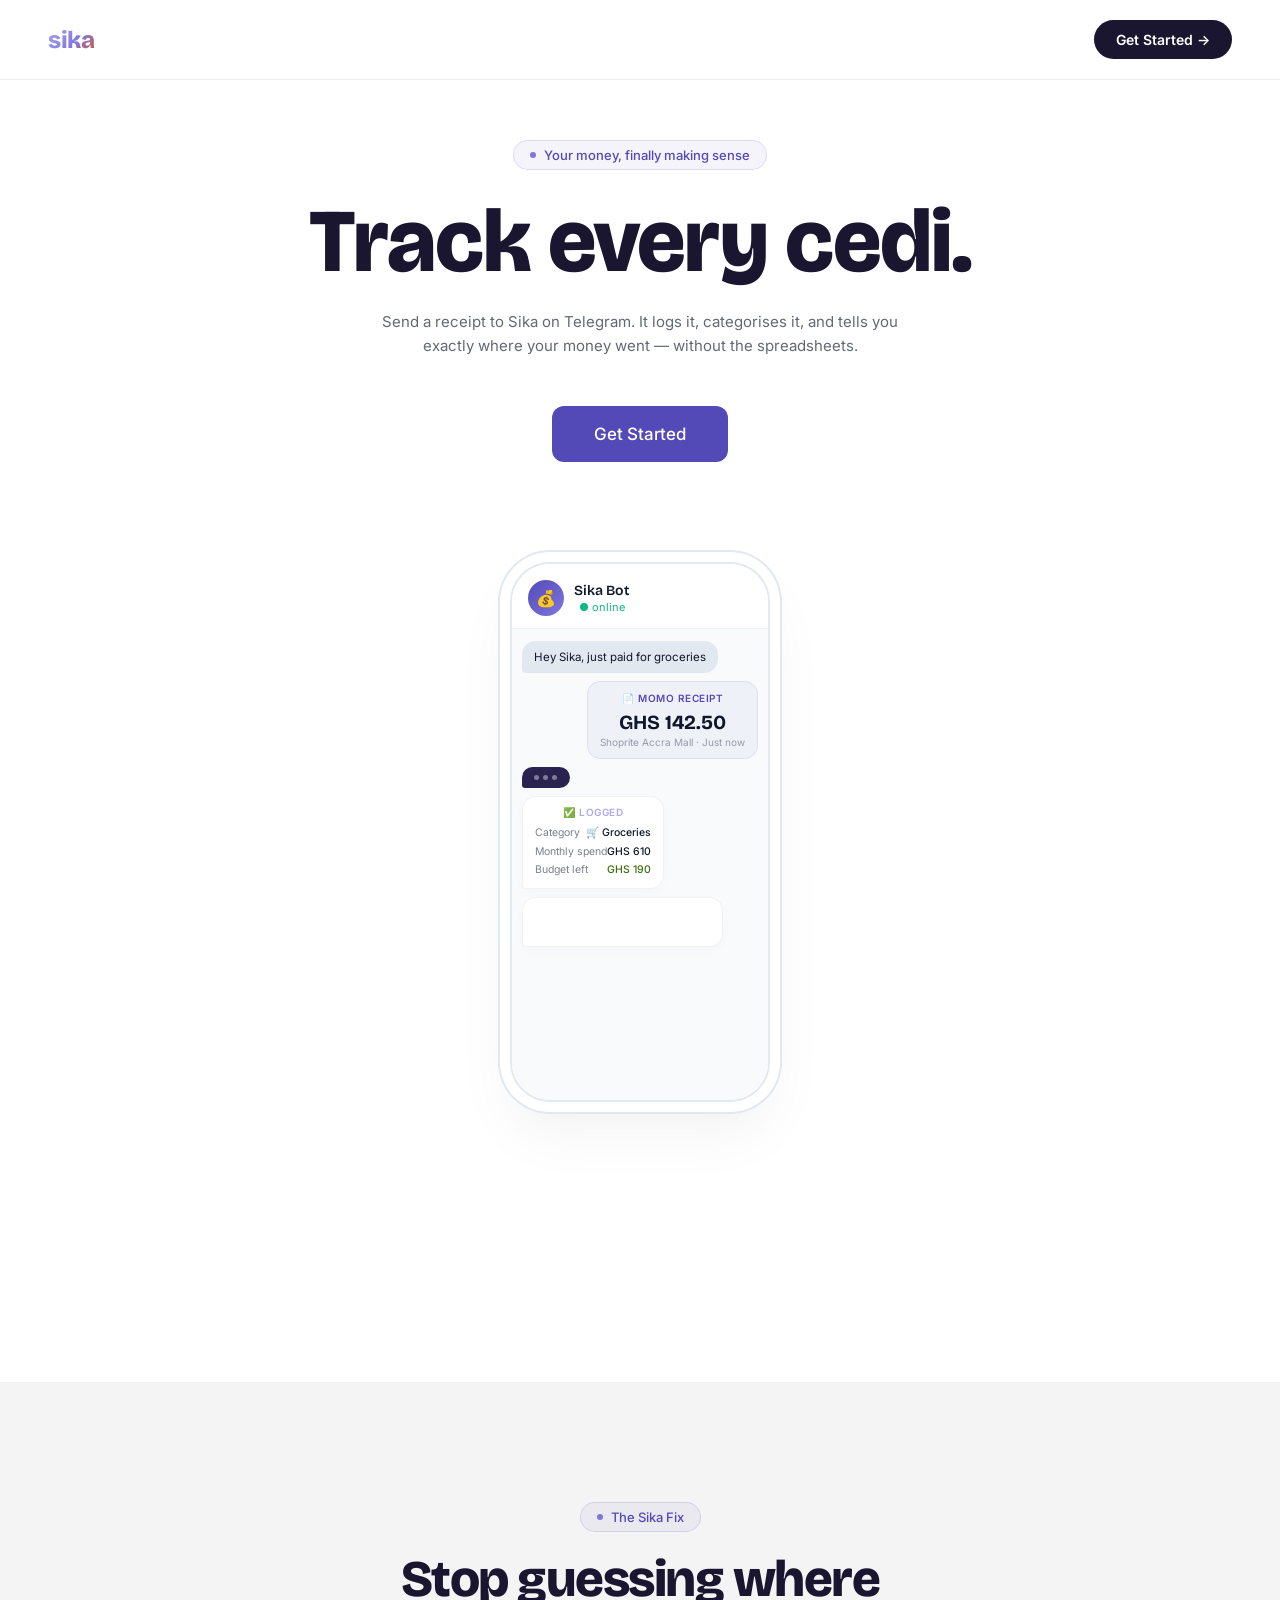
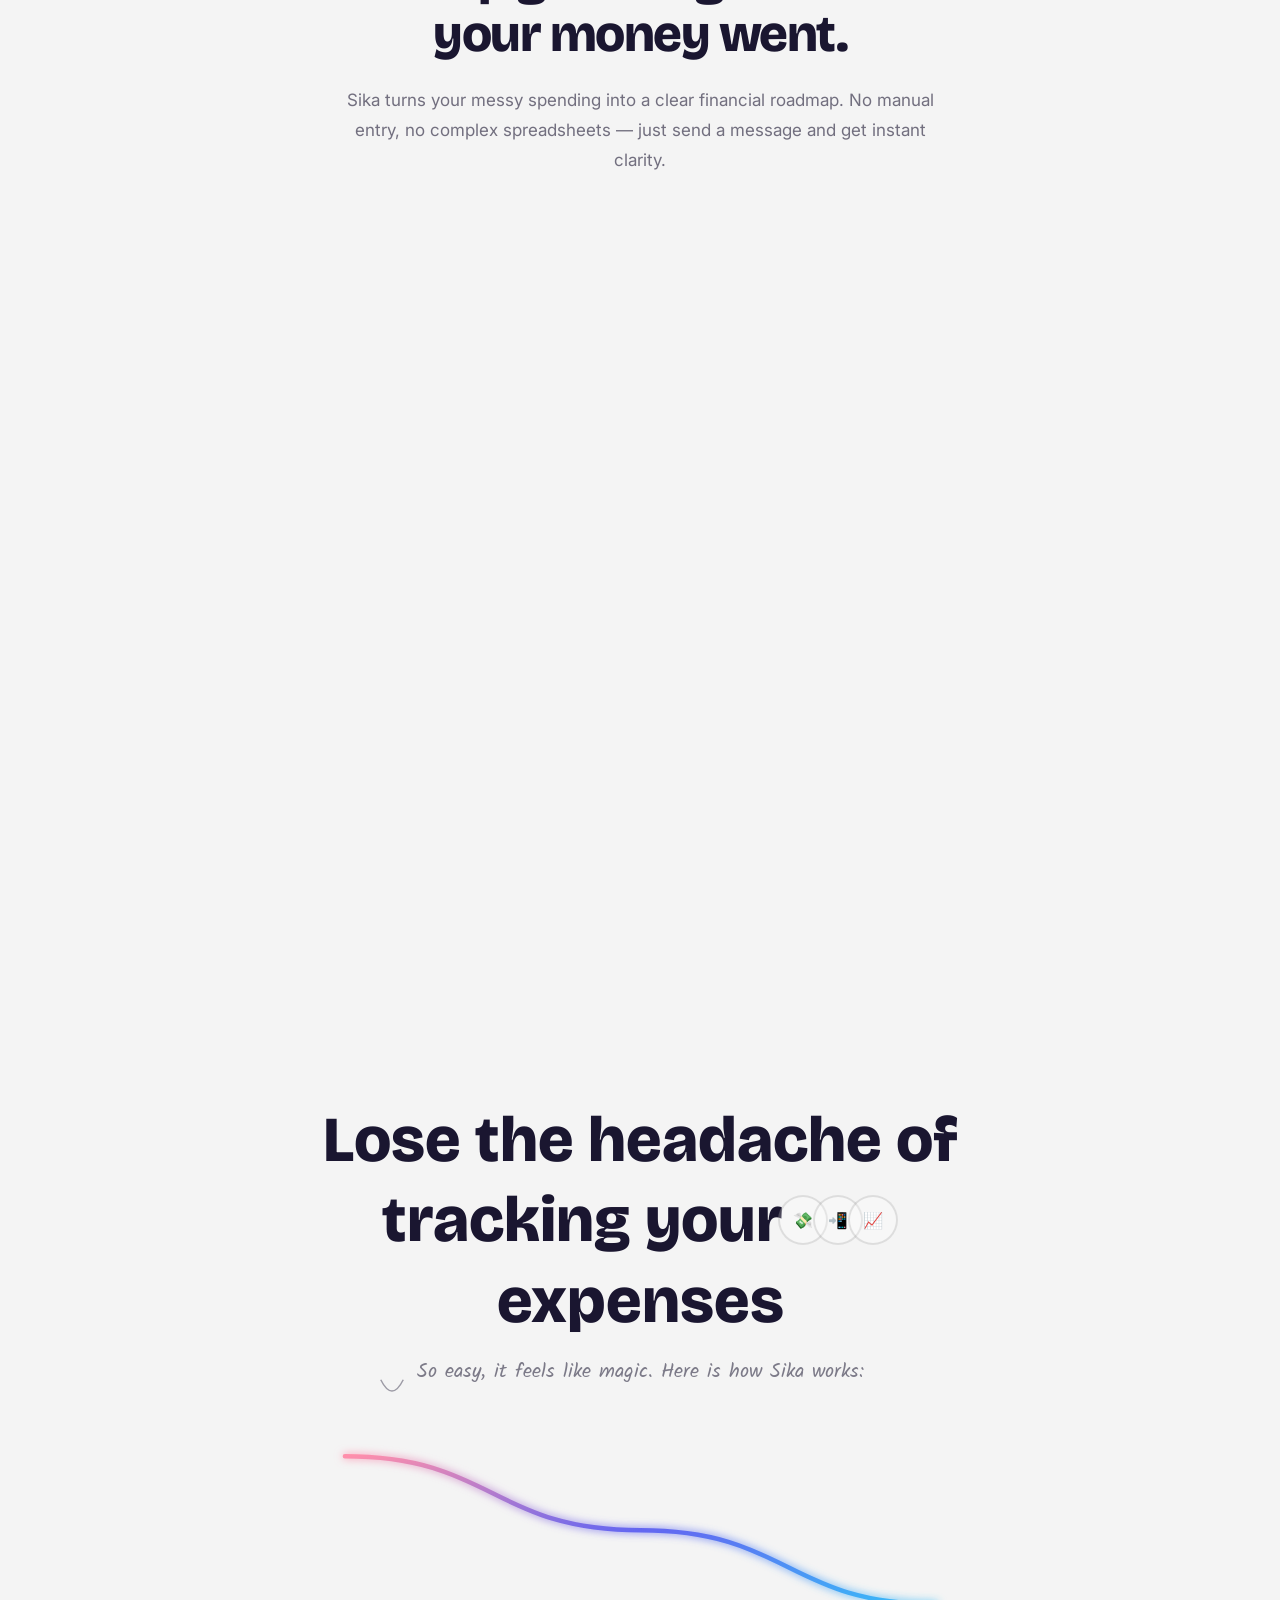
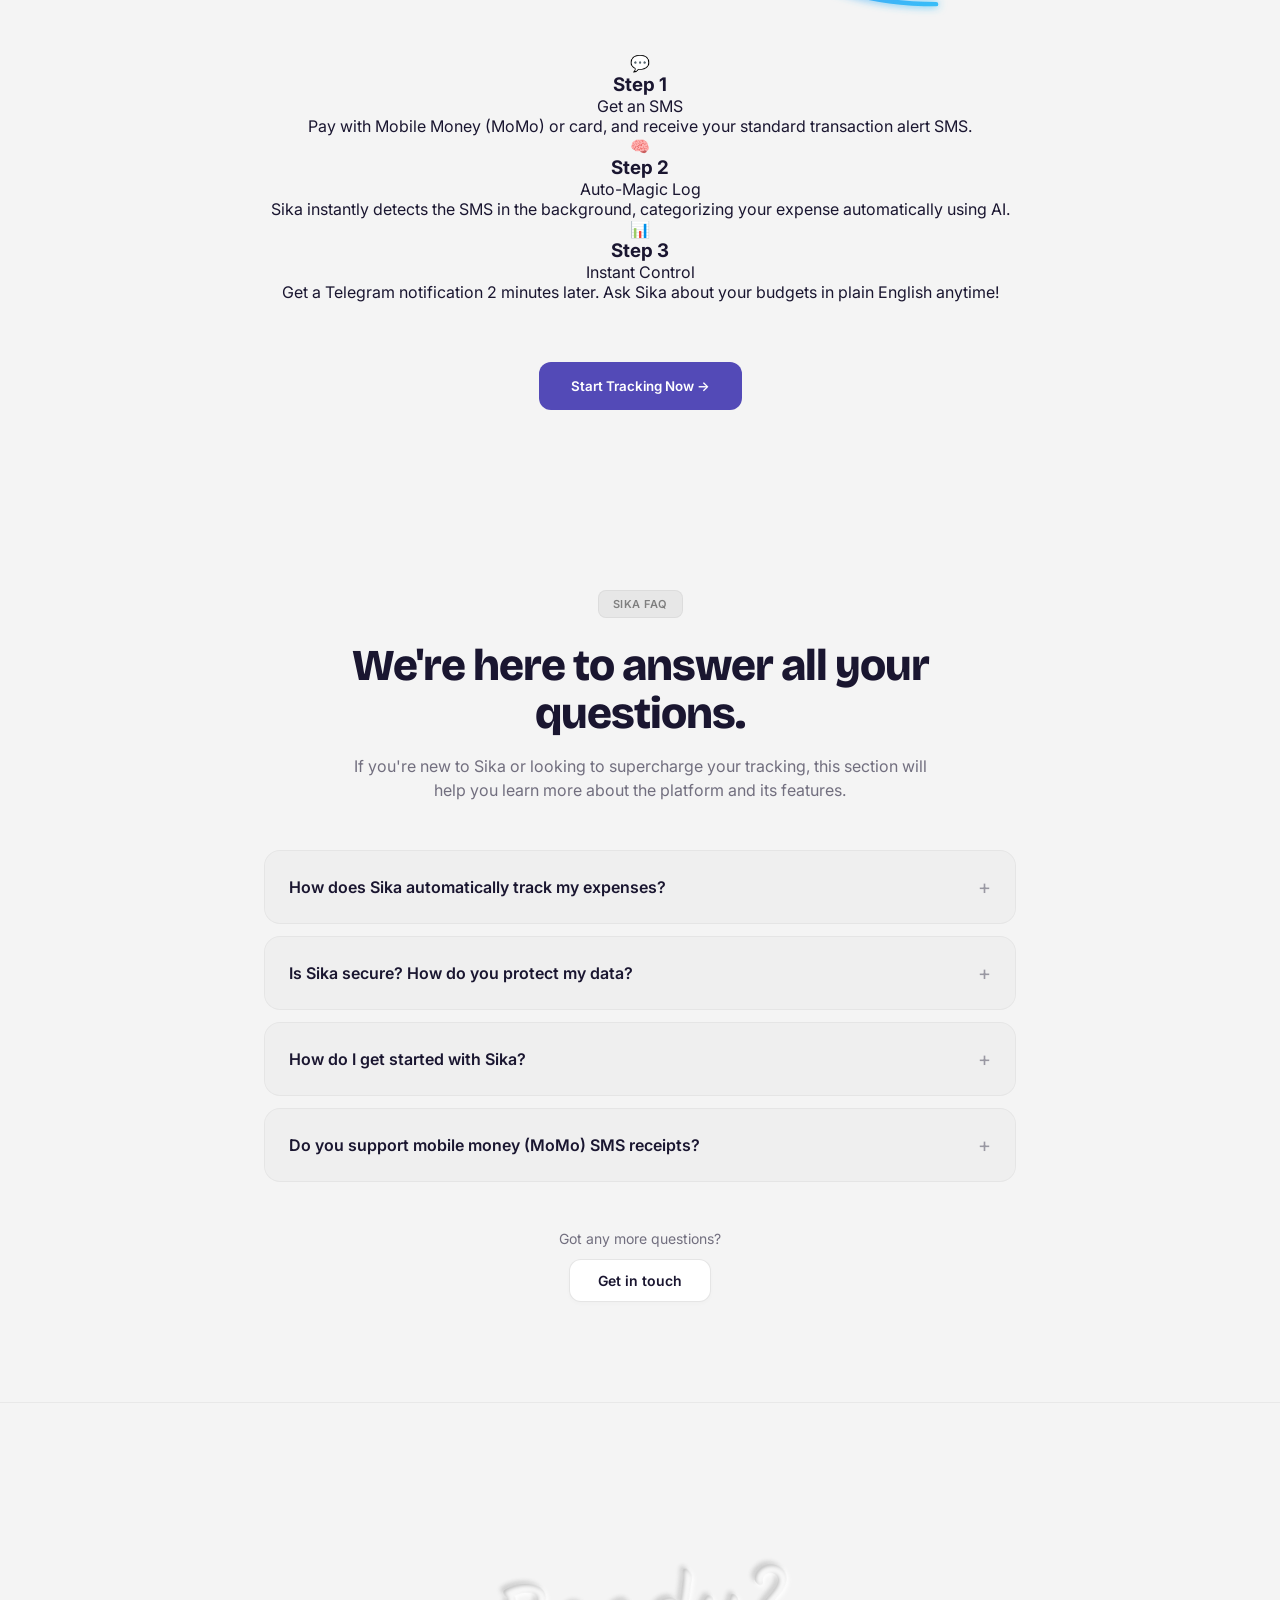
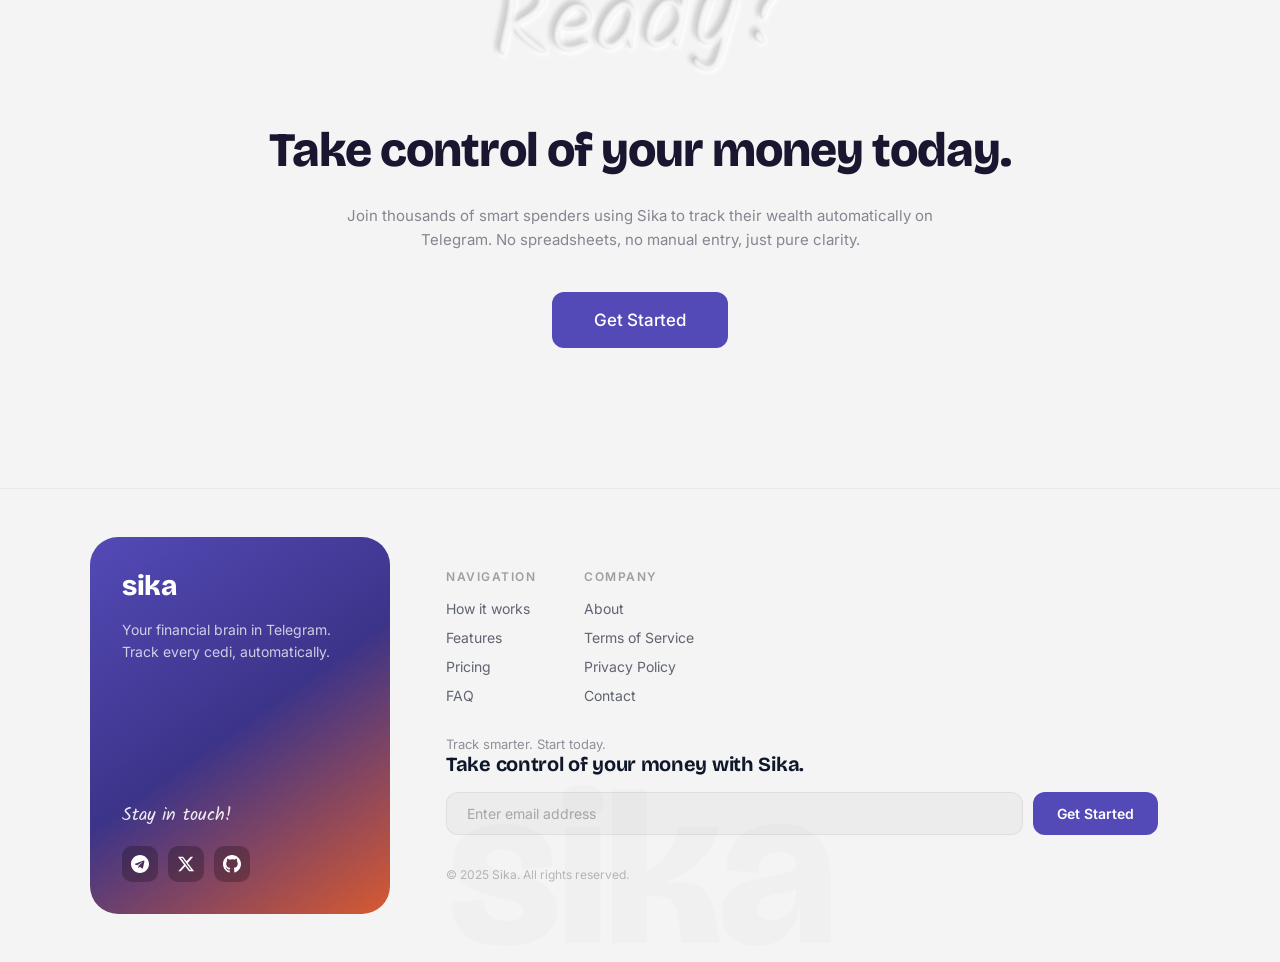
<file: sika.html>
<!DOCTYPE html>
<html lang="en">

<head>
    <meta charset="UTF-8" />
    <meta name="viewport" content="width=device-width, initial-scale=1.0" />
    <title>Sika — Your Financial Brain in Telegram</title>
    <link rel="preconnect" href="https://fonts.googleapis.com" />
    <link rel="preconnect" href="https://fonts.gstatic.com" crossorigin />
    <link
        href="https://fonts.googleapis.com/css2?family=Bricolage+Grotesque:opsz,wght@12..96,300;12..96,400;12..96,500;12..96,600;12..96,700;12..96,800&family=Inter:wght@300;400;500;600;700;800&family=Kalam:wght@400;700&display=swap"
        rel="stylesheet" />
    <link rel="stylesheet" href="sika.css" />
</head>

<body>

    <!-- NAV -->
    <nav>
        <div class="logo">sika</div>
        <a href="#hero" class="nav-cta">Get Started →</a>
    </nav>

    <!-- HERO -->
    <section class="hero" id="hero">
        <div class="hero-bg">
            <div class="orb3"></div>
        </div>
        <div class="hero-inner">
            <div class="hero-eyebrow">
                <div class="hero-eyebrow-dot"></div>
                Your money, finally making sense
            </div>

            <h1 class="hero-title">
                <span id="typewriter-text">Track every cedi</span>
            </h1>

            <p class="hero-sub">
                Send a receipt to Sika on Telegram. It logs it, categorises it, and tells you exactly where your money
                went — without the spreadsheets.
            </p>

            <div class="hero-cta-row" id="heroCTA">
                <button class="btn-primary" onclick="openEmailModal()">Get Started</button>
                <div id="heroSuccess" class="success-message-inline">
                    <svg viewBox="0 0 24 24" fill="none" stroke="currentColor" stroke-width="3">
                        <polyline points="20 6 9 17 4 12"></polyline>
                    </svg>
                    Check your email to get started
                </div>
            </div>

            <!-- PHONE + FLOATING CARDS -->
            <div class="phone-stage" id="phoneStage">
                <!-- Doodles -->
                <div class="doodle doodle-star-1">✨</div>
                <div class="doodle doodle-star-2">⭐</div>
                <div class="doodle doodle-star-3">✨</div>
                <div class="doodle doodle-line-1">
                    <svg viewBox="0 0 100 100" fill="none" stroke="currentColor" stroke-width="2"
                        stroke-linecap="round">
                        <path d="M10,90 Q50,10 90,90" />
                    </svg>
                </div>
                <div class="doodle doodle-line-2">
                    <svg viewBox="0 0 100 100" fill="none" stroke="currentColor" stroke-width="2"
                        stroke-linecap="round">
                        <path d="M20,20 C40,80 60,0 80,80" />
                    </svg>
                </div>

                <!-- Phone -->
                <div class="phone-shell">
                    <div class="phone-screen">
                        <div class="tg-header">
                            <div class="tg-avatar">💰</div>
                            <div>
                                <div class="tg-name">Sika Bot</div>
                                <div class="tg-status">● online</div>
                            </div>
                        </div>
                        <div class="tg-messages">
                            <div class="msg msg-in" style="animation: msgPop 0.3s 1.8s ease both; opacity:0">
                                Hey Sika, just paid for groceries
                            </div>
                            <div class="msg-receipt" style="animation: msgPop 0.3s 2.3s ease both; opacity:0">
                                <div class="receipt-header">📄 MoMo Receipt</div>
                                <div class="receipt-amount">GHS 142.50</div>
                                <div class="receipt-sub">Shoprite Accra Mall · Just now</div>
                            </div>
                            <div class="typing-indicator" style="opacity:0">
                                <div class="typing-dot"></div>
                                <div class="typing-dot"></div>
                                <div class="typing-dot"></div>
                            </div>
                            <div class="msg msg-bot" style="animation: msgPop 0.3s 3.8s ease both; opacity:0">
                                <div class="bot-summary">
                                    <div class="bot-label">✅ Logged</div>
                                    <div class="bot-row"><span>Category</span><strong>🛒 Groceries</strong></div>
                                    <div class="bot-row"><span>Monthly spend</span><strong>GHS 610</strong></div>
                                    <div class="bot-row"><span>Budget left</span><strong style="color:#3B6D11">GHS
                                            190</strong></div>
                                </div>
                            </div>
                            <div class="msg msg-bot" style="animation: msgPop 0.3s 4.3s ease both; opacity:0">
                                <div class="bot-summary">
                                    <div class="bot-row" style="color: rgba(255,255,255,0.5); font-size:10px">⚠️ You've
                                        spent 76% of your groceries budget this month</div>
                                </div>
                            </div>
                        </div>
                    </div>
                </div>

                <!-- Feature cards -->
                <div class="feature-card" id="card-expenses">
                    <div class="fc-thumb">📈</div>
                    <div class="fc-body">
                        <div class="fc-title">Expense Tracking</div>
                        <div class="fc-sub">Every transaction, logged automatically</div>
                        <div class="fc-tags">
                            <span class="fc-tag"><svg viewBox="0 0 24 24" fill="none" stroke="currentColor"
                                    stroke-width="2">
                                    <polyline points="22 12 18 12 15 21 9 3 6 12 2 12" />
                                </svg>Auto-log</span>
                            <span class="fc-tag"><svg viewBox="0 0 24 24" fill="none" stroke="currentColor"
                                    stroke-width="2">
                                    <circle cx="12" cy="12" r="10" />
                                    <polyline points="12 6 12 12 16 14" />
                                </svg>Real-time</span>
                            <span class="fc-tag"><svg viewBox="0 0 24 24" fill="none" stroke="currentColor"
                                    stroke-width="2">
                                    <rect x="3" y="4" width="18" height="18" rx="2" />
                                    <line x1="3" y1="10" x2="21" y2="10" />
                                </svg>Daily</span>
                        </div>
                    </div>
                </div>

                <div class="feature-card" id="card-categories">
                    <div class="fc-thumb">🏷️</div>
                    <div class="fc-body">
                        <div class="fc-title">Smart Categories</div>
                        <div class="fc-sub">Food, bills, transport — sorted for you</div>
                        <div class="fc-tags">
                            <span class="fc-tag"><svg viewBox="0 0 24 24" fill="none" stroke="currentColor"
                                    stroke-width="2">
                                    <path
                                        d="M21 16V8a2 2 0 0 0-1-1.73l-7-4a2 2 0 0 0-2 0l-7 4A2 2 0 0 0 3 8v8a2 2 0 0 0 1 1.73l7 4a2 2 0 0 0 2 0l7-4A2 2 0 0 0 21 16z" />
                                </svg>AI-sorted</span>
                            <span class="fc-tag"><svg viewBox="0 0 24 24" fill="none" stroke="currentColor"
                                    stroke-width="2">
                                    <path
                                        d="M20.59 13.41l-7.17 7.17a2 2 0 0 1-2.83 0L2 12V2h10l8.59 8.59a2 2 0 0 1 0 2.82z" />
                                    <line x1="7" y1="7" x2="7.01" y2="7" />
                                </svg>Custom tags</span>
                        </div>
                    </div>
                </div>

                <div class="feature-card" id="card-weekly">
                    <div class="fc-thumb">📅</div>
                    <div class="fc-body">
                        <div class="fc-title">Weekly Summary</div>
                        <div class="fc-sub">Your digest, every Sunday morning</div>
                        <div class="fc-tags">
                            <span class="fc-tag"><svg viewBox="0 0 24 24" fill="none" stroke="currentColor"
                                    stroke-width="2">
                                    <rect x="3" y="4" width="18" height="18" rx="2" />
                                    <line x1="16" y1="2" x2="16" y2="6" />
                                    <line x1="8" y1="2" x2="8" y2="6" />
                                    <line x1="3" y1="10" x2="21" y2="10" />
                                </svg>Weekly</span>
                            <span class="fc-tag"><svg viewBox="0 0 24 24" fill="none" stroke="currentColor"
                                    stroke-width="2">
                                    <line x1="18" y1="20" x2="18" y2="10" />
                                    <line x1="12" y1="20" x2="12" y2="4" />
                                    <line x1="6" y1="20" x2="6" y2="14" />
                                </svg>Digest</span>
                        </div>
                    </div>
                </div>

                <div class="feature-card" id="card-budget">
                    <div class="fc-thumb">🔔</div>
                    <div class="fc-body">
                        <div class="fc-title">Budget Alerts</div>
                        <div class="fc-sub">Know before you blow your limit</div>
                        <div class="fc-tags">
                            <span class="fc-tag"><svg viewBox="0 0 24 24" fill="none" stroke="currentColor"
                                    stroke-width="2">
                                    <path d="M18 8A6 6 0 0 0 6 8c0 7-3 9-3 9h18s-3-2-3-9" />
                                    <path d="M13.73 21a2 2 0 0 1-3.46 0" />
                                </svg>Alerts</span>
                            <span class="fc-tag"><svg viewBox="0 0 24 24" fill="none" stroke="currentColor"
                                    stroke-width="2">
                                    <line x1="12" y1="1" x2="12" y2="23" />
                                    <path d="M17 5H9.5a3.5 3.5 0 0 0 0 7h5a3.5 3.5 0 0 1 0 7H6" />
                                </svg>Budget</span>
                        </div>
                    </div>
                </div>



            </div>
            <!-- /phone-stage -->

        </div>
    </section>

    <!-- SOLUTION SECTION -->
    <section class="solution-section" id="solution">
        <div class="solution-left" data-aos="fade-up">
            <div class="hero-eyebrow" style="margin: 0 auto 20px;">
                <div class="hero-eyebrow-dot"></div>
                The Sika Fix
            </div>
            <h2 class="solution-title">Stop guessing where<br />your money went.</h2>
            <p class="solution-body" style="margin: 0 auto 40px; max-width: 600px;">
                Sika turns your messy spending into a clear financial roadmap. No manual entry, no complex
                spreadsheets — just send a message and get instant clarity.
            </p>
        </div>

        <div class="solution-right">
            <div class="sol-grid">
                <!-- Card 1: Ask -->
                <div class="sol-card-wrap" data-aos="fade-up" data-aos-delay="100">
                    <div class="sol-card-header">
                        <h3>Ask</h3>
                        <p>about anything in your sika</p>
                    </div>
                    <div class="sol-card blue">
                        <div class="sol-card-content">
                            <div class="sol-bubble">"How much did I spend on dining last week?"</div>
                            <div class="sol-bubble">You spent GHS 420.00 across 4 merchants. That's 12% less than the
                                week before!</div>
                            <div class="sol-input">
                                <span>what about groceries?</span>
                                <svg viewBox="0 0 24 24" fill="none" stroke="currentColor" stroke-width="2">
                                    <polyline points="9 18 15 12 9 6" />
                                </svg>
                            </div>
                        </div>
                    </div>
                </div>

                <!-- Card 2: Discuss -->
                <div class="sol-card-wrap" data-aos="fade-up" data-aos-delay="200">
                    <div class="sol-card-header">
                        <h3>Discuss</h3>
                        <p>the ideas in your files or notes</p>
                    </div>
                    <div class="sol-card gray">
                        <div class="sol-card-content">
                            <div class="sol-bubble" style="font-weight: 700; color: #000;">Subscriptions found:</div>
                            <div class="sol-bubble">Netflix: GHS 65/mo</div>
                            <div class="sol-bubble">Spotify: GHS 30/mo</div>
                            <div class="sol-bubble">Gym: GHS 120/mo (Inactive)</div>
                            <div class="sol-input">
                                <span>Cancel the gym sub</span>
                                <svg viewBox="0 0 24 24" fill="none" stroke="currentColor" stroke-width="2">
                                    <polyline points="9 18 15 12 9 6" />
                                </svg>
                            </div>
                        </div>
                    </div>
                </div>

                <!-- Card 3: Summarize -->
                <div class="sol-card-wrap" data-aos="fade-up" data-aos-delay="300">
                    <div class="sol-card-header">
                        <h3>Summarize</h3>
                        <p>action items and outcomes</p>
                    </div>
                    <div class="sol-card orange">
                        <div class="sol-card-content">
                            <div class="sol-bubble"><strong>Weekly Summary</strong></div>
                            <div class="sol-bubble">Total: GHS 1,450.00</div>
                            <div class="sol-bubble">Top Category: Transport (40%)</div>
                            <div class="sol-bubble">Goal Progress: 65% achieved.</div>
                            <div class="sol-input">
                                <span>Send to my email</span>
                                <svg viewBox="0 0 24 24" fill="none" stroke="currentColor" stroke-width="2">
                                    <polyline points="9 18 15 12 9 6" />
                                </svg>
                            </div>
                        </div>
                    </div>
                </div>
            </div>
        </div>
    </section>

    <!-- COMMUNITY SECTION -->
    <section class="community-section">
        <div class="comm-container" data-aos="zoom-in">
            <div class="roadmap-grid-bg"></div>
            <h2 class="comm-title">
                Lose the headache of
                <span style="display: flex; align-items: center;">
                    tracking your
                    <div class="avatars">
                        <div class="avatar" style="background: rgba(255,255,255,0.25); display: flex; align-items: center; justify-content: center; font-size: 16px;">💸</div>
                        <div class="avatar" style="background: rgba(255,255,255,0.25); display: flex; align-items: center; justify-content: center; font-size: 16px;">📲</div>
                        <div class="avatar" style="background: rgba(255,255,255,0.25); display: flex; align-items: center; justify-content: center; font-size: 16px;">📈</div>
                    </div>
                </span>
                expenses
            </h2>

            <div class="comm-sub">
                <svg viewBox="0 0 40 40" fill="none" stroke="currentColor" stroke-width="2">
                    <path d="M5,5 Q20,35 35,5" />
                </svg>
                So easy, it feels like magic. Here is how Sika works:
            </div>

            <!-- VOOI-STYLE ROADMAP TIMELINE -->
            <div class="roadmap-wrapper">
                <div class="roadmap-glow roadmap-glow-1"></div>
                <div class="roadmap-glow roadmap-glow-2"></div>

                <svg class="roadmap-svg" viewBox="0 0 1000 320" preserveAspectRatio="none">
                    <defs>
                        <linearGradient id="roadmap-grad" x1="0%" y1="0%" x2="100%" y2="100%">
                            <stop offset="0%" stop-color="#FF8FAB" />
                            <stop offset="50%" stop-color="#6366F1" />
                            <stop offset="100%" stop-color="#38BDF8" />
                        </linearGradient>
                        <filter id="glow" x="-20%" y="-20%" width="140%" height="140%">
                            <feGaussianBlur stdDeviation="6" result="blur" />
                            <feMerge>
                                <feMergeNode in="blur" />
                                <feMergeNode in="SourceGraphic" />
                            </feMerge>
                        </filter>
                    </defs>
                    <path d="M 100,60 C 300,60 300,160 500,160 C 700,160 700,260 900,260" fill="none" stroke="url(#roadmap-grad)" stroke-width="6" filter="url(#glow)" stroke-linecap="round"/>
                </svg>

                <div class="roadmap-steps">
                    <!-- Step 1 -->
                    <div class="roadmap-step" style="left: 10%; top: 60px;">
                        <div class="roadmap-node-glow"></div>
                        <div class="roadmap-node">
                            <div class="roadmap-node-inner">💬</div>
                        </div>
                        <div class="roadmap-content">
                            <h3 class="roadmap-phase">Step 1</h3>
                            <span class="roadmap-status">Get an SMS</span>
                            <div class="roadmap-card">
                                <p>Pay with Mobile Money (MoMo) or card, and receive your standard transaction alert SMS.</p>
                            </div>
                        </div>
                    </div>

                    <!-- Step 2 -->
                    <div class="roadmap-step" style="left: 50%; top: 160px;">
                        <div class="roadmap-node-glow"></div>
                        <div class="roadmap-node">
                            <div class="roadmap-node-inner">🧠</div>
                        </div>
                        <div class="roadmap-content">
                            <h3 class="roadmap-phase">Step 2</h3>
                            <span class="roadmap-status">Auto-Magic Log</span>
                            <div class="roadmap-card">
                                <p>Sika instantly detects the SMS in the background, categorizing your expense automatically using AI.</p>
                            </div>
                        </div>
                    </div>

                    <!-- Step 3 -->
                    <div class="roadmap-step" style="left: 90%; top: 260px;">
                        <div class="roadmap-node-glow"></div>
                        <div class="roadmap-node">
                            <div class="roadmap-node-inner">📊</div>
                        </div>
                        <div class="roadmap-content">
                            <h3 class="roadmap-phase">Step 3</h3>
                            <span class="roadmap-status">Instant Control</span>
                            <div class="roadmap-card">
                                <p>Get a Telegram notification 2 minutes later. Ask Sika about your budgets in plain English anytime!</p>
                            </div>
                        </div>
                    </div>
                </div>
            </div>

            <div class="comm-controls">
                <button class="visit-btn" onclick="openEmailModal()" style="border: none; cursor: pointer; font-family: 'Inter', sans-serif;">
                    Start Tracking Now →
                </button>
            </div>
        </div>
    </section>

    <!-- FAQ SECTION -->
    <section class="faq-section" id="faq">
        <div class="faq-eyebrow" data-aos="fade-up">Sika FAQ</div>
        <h2 class="faq-title" data-aos="fade-up" data-aos-delay="100">We're here to answer all your questions.</h2>
        <p class="faq-sub" data-aos="fade-up" data-aos-delay="200">
            If you're new to Sika or looking to supercharge your tracking, this section will help you learn more about the platform and its features.
        </p>

        <div class="faq-accordion" data-aos="fade-up" data-aos-delay="300">
            <!-- Item 1 -->
            <div class="faq-item">
                <button class="faq-question" onclick="toggleFAQ(this)">
                    <span>How does Sika automatically track my expenses?</span>
                    <span class="faq-icon">+</span>
                </button>
                <div class="faq-answer">
                    <p>Sika connects directly to your Telegram. Simply forward your transaction receipts or copy-paste mobile money (MoMo) messages into the chat. Our intelligent financial parser extracts the merchant name, amount, date, and currency, logging it into your database in real time.</p>
                </div>
            </div>

            <!-- Item 2 -->
            <div class="faq-item">
                <button class="faq-question" onclick="toggleFAQ(this)">
                    <span>Is Sika secure? How do you protect my data?</span>
                    <span class="faq-icon">+</span>
                </button>
                <div class="faq-answer">
                    <p>Absolutely. Security is our top priority. We use industry-standard encryption for your data in transit and at rest. Sika is purely non-custodial—we only read the transaction messages you choose to send us, and we never have access to your bank accounts or mobile money PINs.</p>
                </div>
            </div>

            <!-- Item 3 -->
            <div class="faq-item">
                <button class="faq-question" onclick="toggleFAQ(this)">
                    <span>How do I get started with Sika?</span>
                    <span class="faq-icon">+</span>
                </button>
                <div class="faq-answer">
                    <p>It's incredibly easy! Click "Get Started" to subscribe and verify your email. Sika will instantly send you a unique setup link that connects your Telegram account. From there, you can start tracking immediately.</p>
                </div>
            </div>

            <!-- Item 4 -->
            <div class="faq-item">
                <button class="faq-question" onclick="toggleFAQ(this)">
                    <span>Do you support mobile money (MoMo) SMS receipts?</span>
                    <span class="faq-icon">+</span>
                </button>
                <div class="faq-answer">
                    <p>Yes, fully! Sika is optimized specifically for mobile money (MTN MoMo, Telecel Cash, and AT Money) SMS formats commonly used across Africa. Just forward or paste the SMS text message, and Sika will handle the rest in a split second.</p>
                </div>
            </div>
        </div>

        <div class="faq-footer" data-aos="fade-up" data-aos-delay="400">
            <p>Got any more questions?</p>
            <button class="btn-secondary-faq" onclick="openEmailModal()">Get in touch</button>
        </div>
    </section>

    <!-- FINAL CTA SECTION -->
    <section class="final-cta">
        <div class="finished-text" data-aos="fade-up">Ready?</div>
        <h2 class="final-title" data-aos="fade-up" data-aos-delay="100">Take control of your money today.</h2>
        <p class="final-body" data-aos="fade-up" data-aos-delay="200">
            Join thousands of smart spenders using Sika to track their wealth automatically on Telegram.
            No spreadsheets, no manual entry, just pure clarity.
        </p>
        <div class="final-btns" data-aos="fade-up" data-aos-delay="300" id="finalCTA">
            <button class="btn-primary" onclick="openEmailModal()">Get Started</button>
            <div id="finalSuccess" class="success-message-inline" style="justify-content: center; margin: 0 auto;">
                <svg viewBox="0 0 24 24" fill="none" stroke="currentColor" stroke-width="3">
                    <polyline points="20 6 9 17 4 12"></polyline>
                </svg>
                Check your email to get started
            </div>
        </div>
    </section>

    <!-- EMAIL MODAL -->
    <div id="emailModal" class="email-modal-overlay" onclick="closeEmailModalOnOutsideClick(event)">
        <div class="email-modal">
            <!-- Close Button -->
            <button class="modal-close-btn" onclick="closeEmailModal()" aria-label="Close modal">&times;</button>
            
            <h3>One last thing!</h3>
            <p>Where should we send your setup link?</p>
            <div class="cta-group">
                <input type="email" id="userEmail" class="cta-input" placeholder="your@email.com">
                <button class="btn-primary" onclick="startPayment()">Continue</button>
            </div>
        </div>
    </div>

    <!-- FOOTER -->
        <footer class="site-footer">
        <!-- Big watermark behind everything -->
        <div class="footer-watermark">sika</div>

        <div class="footer-inner">

            <!-- LEFT — gradient brand card -->
            <div class="footer-card">
            <div class="footer-card-logo">sika</div>
            <p class="footer-card-tagline">
                Your financial brain in Telegram.<br/>
                Track every cedi, automatically.
            </p>
            <p class="footer-card-stay">Stay in touch!</p>
            <div class="footer-socials">
                <!-- Telegram -->
                <a href="#" class="footer-social-btn" aria-label="Telegram">
                <svg width="18" height="18" viewBox="0 0 24 24" fill="currentColor">
                    <path d="M12 0C5.373 0 0 5.373 0 12s5.373 12 12 12 12-5.373 12-12S18.627 0 12 0zm5.894 8.221-1.97 9.28c-.145.658-.537.818-1.084.508l-3-2.21-1.447 1.394c-.16.16-.295.295-.605.295l.213-3.053 5.56-5.023c.242-.213-.054-.333-.373-.12l-6.871 4.326-2.962-.924c-.643-.204-.657-.643.136-.953l11.57-4.461c.537-.194 1.006.131.833.941z"/>
                </svg>
                </a>
                <!-- Twitter/X -->
                <a href="#" class="footer-social-btn" aria-label="Twitter">
                <svg width="18" height="18" viewBox="0 0 24 24" fill="currentColor">
                    <path d="M18.244 2.25h3.308l-7.227 8.26 8.502 11.24H16.17l-5.214-6.817L4.99 21.75H1.68l7.73-8.835L1.254 2.25H8.08l4.713 6.231zm-1.161 17.52h1.833L7.084 4.126H5.117z"/>
                </svg>
                </a>
                <!-- GitHub -->
                <a href="#" class="footer-social-btn" aria-label="GitHub">
                <svg width="18" height="18" viewBox="0 0 24 24" fill="currentColor">
                    <path d="M12 0C5.374 0 0 5.373 0 12c0 5.302 3.438 9.8 8.207 11.387.599.111.793-.261.793-.577v-2.234c-3.338.726-4.033-1.416-4.033-1.416-.546-1.387-1.333-1.756-1.333-1.756-1.089-.745.083-.729.083-.729 1.205.084 1.839 1.237 1.839 1.237 1.07 1.834 2.807 1.304 3.492.997.107-.775.418-1.305.762-1.604-2.665-.305-5.467-1.334-5.467-5.931 0-1.311.469-2.381 1.236-3.221-.124-.303-.535-1.524.117-3.176 0 0 1.008-.322 3.301 1.23A11.509 11.509 0 0112 5.803c1.02.005 2.047.138 3.006.404 2.291-1.552 3.297-1.23 3.297-1.23.653 1.653.242 2.874.118 3.176.77.84 1.235 1.911 1.235 3.221 0 4.609-2.807 5.624-5.479 5.921.43.372.823 1.102.823 2.222v3.293c0 .319.192.694.801.576C20.566 21.797 24 17.3 24 12c0-6.627-5.373-12-12-12z"/>
                </svg>
                </a>
            </div>
            </div>

            <!-- RIGHT — frosted glass panel -->
            <div class="footer-panel">

            <!-- Nav columns -->
            <div class="footer-nav-cols">
                <div class="footer-nav-col">
                <p class="footer-nav-label">Navigation</p>
                <a href="#" class="footer-nav-link">How it works</a>
                <a href="#" class="footer-nav-link">Features</a>
                <a href="#" class="footer-nav-link">Pricing</a>
                <a href="#" class="footer-nav-link">FAQ</a>
                </div>
                <div class="footer-nav-col">
                <p class="footer-nav-label">Company</p>
                <a href="#" class="footer-nav-link">About</a>
                <a href="#" class="footer-nav-link">Terms of Service</a>
                <a href="#" class="footer-nav-link">Privacy Policy</a>
                <a href="#" class="footer-nav-link">Contact</a>
                </div>
            </div>

            <!-- Subscribe row -->
            <div class="footer-subscribe">
                <div class="footer-subscribe-text">
                <p class="footer-subscribe-sub">Track smarter. Start today.</p>
                <p class="footer-subscribe-title">Take control of your money with Sika.</p>
                </div>
                <div class="footer-subscribe-row">
                <input type="email" placeholder="Enter email address" class="footer-email-input" />
                <button class="footer-subscribe-btn" onclick="openEmailModal()">Get Started</button>
                </div>
            </div>

            <!-- Copyright -->
            <p class="footer-copyright">© 2025 Sika. All rights reserved.</p>
            </div>

        </div>
        </footer>

    <!-- Scripts -->
    <script src="https://js.paystack.co/v1/inline.js"></script>
    <script src="https://unpkg.com/aos@2.3.1/dist/aos.js"></script>
    <script src="sika.js"></script>
</body>

</html>
</file>
<file: sika.css>
*,
*::before,
*::after {
    box-sizing: border-box;
    margin: 0;
    padding: 0;
}

:root {
    --purple-50: #EEEDFE;
    --purple-100: #CECBF6;
    --purple-200: #AFA9EC;
    --purple-400: #7F77DD;
    --purple-600: #534AB7;
    --purple-800: #3C3489;
    --purple-900: #26215C;
    --coral-50: #FAECE7;
    --coral-100: #F5C4B3;
    --coral-400: #D85A30;
    --amber-50: #FAEEDA;
    --amber-100: #FAC775;
    --amber-400: #BA7517;
    --green-50: #EAF3DE;
    --green-100: #C0DD97;
    --green-400: #3B6D11;
    --pink-50: #FBEAF0;
    --pink-100: #F4C0D1;
    --pink-400: #993556;
    --teal-50: #E1F5EE;
    --teal-100: #9FE1CB;
    --teal-400: #0F6E56;

    /* Configurable background GIF for the Hero section */
    --hero-gif: url('hero-bg.gif');
}

/* html {
    scroll-behavior: smooth;
    /* scroll-snap-type: y proximity; 
} */

body {
    font-family: 'Inter', sans-serif;
    background: #f4f4f4;
    color: #1E293B;
}

/* NAV */
nav {
    position: fixed;
    top: 0;
    left: 0;
    right: 0;
    z-index: 100;
    display: flex;
    align-items: center;
    justify-content: space-between;
    padding: 20px 48px;
    background: rgba(244, 244, 244, 0.75);
    backdrop-filter: blur(20px);
    border-bottom: 1px solid rgba(0, 0, 0, 0.05);
}

.logo {
    font-family: 'Bricolage Grotesque', sans-serif;
    font-weight: 800;
    font-size: 24px;
    letter-spacing: -0.5px;
    background: linear-gradient(135deg, #AFA9EC 0%, #7F77DD 60%, #D85A30 100%);
    -webkit-background-clip: text;
    -webkit-text-fill-color: transparent;
    background-clip: text;
}

.nav-cta {
    background: var(--purple-600);
    color: #fff;
    border: none;
    padding: 10px 24px;
    border-radius: 12px;
    font-family: 'Inter', sans-serif;
    font-size: 14px;
    font-weight: 600;
    cursor: pointer;
    transition: all 0.2s;
    text-decoration: none;
    display: inline-block;
}

.nav-cta:hover {
    background: var(--purple-400);
    transform: translateY(-1px);
    box-shadow: 0 4px 12px rgba(83, 74, 183, 0.2);
}

/* NEW CTA STYLES */
.cta-container {
    display: flex;
    justify-content: center;
    width: 100%;
    margin-top: 20px;
}

.success-message-inline {
    display: none;
    background: var(--green-50);
    color: var(--green-400);
    padding: 16px 32px;
    border-radius: 100px;
    font-weight: 600;
    font-size: 18px;
    align-items: center;
    gap: 12px;
    animation: fadeUp 0.5s ease both;
}

.success-message-inline svg {
    width: 24px;
    height: 24px;
}

/* SIMPLE EMAIL MODAL */
.email-modal-overlay {
    position: fixed;
    inset: 0;
    background: rgba(26, 22, 48, 0.8);
    backdrop-filter: blur(8px);
    z-index: 3000;
    display: none;
    align-items: center;
    justify-content: center;
    padding: 20px;
}

.email-modal-overlay.active {
    display: flex;
    animation: fadeIn 0.3s ease;
}

.email-modal {
    background: #fff;
    padding: 40px;
    border-radius: 32px;
    max-width: 440px;
    width: 100%;
    text-align: center;
    box-shadow: 0 24px 64px rgba(0, 0, 0, 0.2);
    position: relative;
}

.email-modal h3 {
    font-family: 'Bricolage Grotesque', sans-serif;
    font-size: 24px;
    margin-bottom: 12px;
}

.email-modal p {
    color: rgba(26, 22, 48, 0.6);
    margin-bottom: 24px;
    font-size: 15px;
}

.email-modal .cta-group {
    display: flex;
    background: #F3F4F6;
    padding: 6px;
    border-radius: 12px;
    border: 1px solid rgba(0, 0, 0, 0.05);
}

.email-modal .cta-input {
    flex: 1;
    border: none;
    background: transparent;
    padding: 0 20px;
    font-family: 'Inter', sans-serif;
    font-size: 16px;
    outline: none;
}

.email-modal .btn-primary {
    padding: 12px 24px;
}

/* HERO — light theme */
.hero {
    min-height: 100vh;
    display: flex;
    align-items: flex-start;
    justify-content: center;
    position: relative;
    padding: 140px 48px 200px; /* increase bottom padding to extend the section's height */
    overflow: visible; /* allow content to extend beyond the box and be revealed on scroll */
    background: #ffffff;
}

.hero-bg {
    position: absolute;
    inset: 0;
    background: #ffffff;
    overflow: hidden;
    display: block;
    z-index: 0;
}

.hero-wordmark {
    position: absolute;
    inset: 0;
    z-index: 1;
    display: flex;
    align-items: flex-start; /* anchor from top instead of bottom */
    justify-content: space-between;
    transform: translateY(500px); /* push the letters down so only their tops show in the initial viewport */
    pointer-events: none;
    user-select: none;
}

.hero-wordmark span {
    font-family: 'Playfair Display', serif;
    font-weight: 800;
    line-height: 1;
    letter-spacing: -0.01em;
    color: #1A1630;
}

.hero-wordmark .wm-left {
    transform: translateX(0%);
    font-size: clamp(600px, 0vw, 560px);
}

.hero-wordmark .wm-right {
    transform: translateX(-0.9%);
    font-size: clamp(600px, 0vw, 560px);
}

@media (max-width: 1024px) {
    .hero-wordmark {
        display: none;
    }
}

.hero-bg::before,
.hero-bg::after,
.hero-bg .orb3 {
    display: none !important;
    /* Removed animated gradient orbs as requested */
}

.hero-bg::before {
    content: '';
}

.hero-bg::before {
    width: 2100px;
    height: 2100px;
    background: radial-gradient(circle, rgba(83, 74, 183, 0.6) 0%, transparent 70%);
    top: -500px;
    left: 50%;
    transform: translateX(-50%);
    animation: orbDrift1 10s ease-in-out infinite;
}

.hero-bg::after {
    content: '';
    width: 1500px;
    height: 1500px;
    background: radial-gradient(circle, rgba(175, 169, 236, 0.3) 0%, transparent 70%);
    bottom: -200px;
    right: -300px;
    animation: orbDrift2 12s ease-in-out infinite;
}

.orb3 {
    width: 1200px;
    height: 1200px;
    background: radial-gradient(circle, rgba(216, 90, 48, 0.2) 0%, transparent 70%);
    bottom: 0;
    left: -400px;
    animation: orbDrift3 14s ease-in-out infinite;
}

.hero-inner {
    position: relative;
    z-index: 2;
    display: flex;
    flex-direction: column;
    align-items: center;
    text-align: center;
    gap: 0;
    width: 100%;
    max-width: 1200px;
}

.hero-eyebrow {
    display: inline-flex;
    align-items: center;
    gap: 8px;
    background: rgba(83, 74, 183, 0.06);
    border: 1px solid rgba(83, 74, 183, 0.15);
    border-radius: 100px;
    padding: 6px 16px;
    font-size: 13px;
    color: var(--purple-600);
    font-weight: 500;
    margin-bottom: 28px;
    animation: fadeUp 0.6s ease both;
}

.hero-eyebrow-dot {
    width: 6px;
    height: 6px;
    border-radius: 50%;
    background: var(--purple-400);
    animation: pulse 2s infinite;
}

.hero-title {
    font-family: 'Bricolage Grotesque', sans-serif;
    font-size: clamp(32px, 8vw, 92px);
    font-weight: 800;
    line-height: 0.98;
    letter-spacing: -3.5px;
    color: #1A1630;
    /* Premium charcoal shade of black for maximum visibility */
    text-align: center;
    /* Explicitly centered */
    width: 100%;
    /* Ensure full-width container for exact screen centering */
    margin-bottom: 24px;
    animation: fadeUp 0.6s 0.1s ease both;
}

.hero-title span {
    position: relative;
    color: #1A1630;
    /* Solid shade of black instead of gradient */
    background: none;
    -webkit-background-clip: initial;
    -webkit-text-fill-color: initial;
    background-clip: initial;
    display: inline-block;
}

/* 20 Cedi Note — overlaps text like the reference image */
.note-anchor {
    position: relative;
    display: inline;
    cursor: pointer;
    /* No width/margin — doesn't affect text flow */
}

.note-anchor .note {
    position: absolute;
    top: 50%;
    left: 50%;
    transform: translate(-50%, -50%) rotate(-18deg) scaleX(0.35) rotateY(50deg);
    transform-style: preserve-3d;
    width: 80px;
    height: 40px;
    border-radius: 4px;
    overflow: hidden;
    box-shadow: 2px 4px 12px rgba(0,0,0,0.25);
    transition: transform 0.65s cubic-bezier(0.4, 0, 0.2, 1);
    z-index: 10;
    perspective: 800px;
}

.note img {
    width: 100%;
    height: 100%;
    object-fit: cover;
    display: block;
}

.note-anchor:hover .note {
    transform: translate(-50%, -50%) rotate(-12deg) scaleX(1) rotateY(0deg);
}

@media (max-width: 768px) {
    .note-anchor .note {
        width: 64px;
        height: 32px;
    }
}

@media (max-width: 480px) {
    .note-anchor .note {
        width: 52px;
        height: 26px;
    }
}

/* Note in the final-line-2 standalone row */
.final-line-2 .note-anchor {
    display: flex;
    align-items: center;
    justify-content: center;
    position: relative;
    width: 180px;
    height: 80px;
    cursor: pointer;
}

.final-line-2 .note-anchor .note {
    position: absolute;
    top: 50%;
    left: 50%;
    transform: translate(-50%, -50%) rotate(-8deg) scaleX(0.4) rotateY(45deg);
    transform-style: preserve-3d;
    width: 200px;
    height: 95px;
    border-radius: 6px;
    overflow: hidden;
    box-shadow: 4px 8px 24px rgba(0,0,0,0.3);
    transition: transform 0.65s cubic-bezier(0.4, 0, 0.2, 1);
    z-index: 10;
    perspective: 800px;
}

.final-line-2 .note-anchor:hover .note {
    transform: translate(-50%, -50%) rotate(-5deg) scaleX(1) rotateY(0deg);
}

.hero-sub {
    font-size: 15px;
    /* Increased slightly for highly readable modern layout step */
    color: rgba(15, 23, 42, 0.65);
    /* Highly visible premium charcoal-slate color on light backdrop */
    max-width: 580px;
    line-height: 1.6;
    font-weight: 400;
    margin-bottom: 48px;
    animation: fadeUp 0.6s 0.2s ease both;
}

.hero-cta-row {
    display: flex;
    flex-direction: column;
    gap: 20px;
    align-items: center;
    margin-bottom: 80px;
    animation: fadeUp 0.6s 0.3s ease both;
    width: 100%;
}

.btn-primary {
    background: var(--purple-600);
    color: #fff;
    border: none;
    padding: 18px 42px;
    border-radius: 12px;
    font-family: 'Inter', sans-serif;
    font-size: 17px;
    font-weight: 500;
    cursor: pointer;
    transition: background 0.2s, transform 0.15s, box-shadow 0.2s;
    text-decoration: none;
    display: inline-block;
    box-shadow: 0 0 0 0 rgba(83, 74, 183, 0);
}

.btn-primary:hover {
    background: var(--purple-400);
    transform: translateY(-2px);
    box-shadow: 0 8px 32px rgba(83, 74, 183, 0.4);
}

.btn-ghost {
    color: #0F172A;
    background: none;
    border: 1px solid rgba(15, 23, 42, 0.15);
    padding: 18px 42px;
    border-radius: 100px;
    font-family: 'Inter', sans-serif;
    font-size: 17px;
    cursor: pointer;
    transition: border-color 0.2s, color 0.2s, background 0.2s;
    text-decoration: none;
    display: inline-block;
}

.btn-ghost:hover {
    border-color: rgba(15, 23, 42, 0.35);
    color: #0F172A;
    background: rgba(0, 0, 0, 0.03);
}

.phone-shell {
    position: absolute;
    left: 50%;
    top: 0;
    transform: translateX(-50%);
    width: 260px;
    height: 540px;
    background: #FFFFFF;
    border-radius: 40px;
    border: 2.5px solid #E2E8F0;
    box-shadow:
        0 0 0 10px #FFFFFF,
        0 0 0 12px #E2E8F0,
        0 30px 60px rgba(0, 0, 0, 0.05),
        0 10px 20px rgba(0, 0, 0, 0.03);
    overflow: hidden;
    z-index: 2;
    animation: phoneEnter 0.8s 0.3s cubic-bezier(0.34, 1.56, 0.64, 1) both;
}

@keyframes phoneEnter {
    from {
        opacity: 0;
        transform: translateX(-50%) translateY(40px) scale(0.92);
    }
    to {
        opacity: 1;
        transform: translateX(-50%) translateY(0) scale(1);
    }
}

@keyframes phoneFloat {
    0%, 100% { transform: translateX(-50%) translateY(0); }
    50% { transform: translateX(-50%) translateY(-14px); }
}

.phone-screen {
    width: 100%;
    height: 100%;
    display: flex;
    flex-direction: column;
    padding: 0;
    background: #F8FAFC;
}

.tg-header {
    background: #FFFFFF;
    padding: 16px 16px 12px;
    display: flex;
    align-items: center;
    gap: 10px;
    border-bottom: 1px solid rgba(0, 0, 0, 0.05);
}

.tg-avatar {
    width: 36px;
    height: 36px;
    border-radius: 50%;
    background: linear-gradient(135deg, var(--purple-600), var(--purple-400));
    display: flex;
    align-items: center;
    justify-content: center;
    font-size: 16px;
    flex-shrink: 0;
}

.tg-name {
    font-family: 'Bricolage Grotesque', sans-serif;
    font-size: 14px;
    font-weight: 600;
    color: #0F172A;
}

.tg-status {
    font-size: 11px;
    color: #10B981;
    margin-top: 1px;
}

.tg-messages {
    flex: 1;
    padding: 12px 10px;
    display: flex;
    flex-direction: column;
    gap: 8px;
    overflow: hidden;
    background: #F8FAFC;
}

.msg {
    max-width: 85%;
    padding: 8px 12px;
    border-radius: 14px;
    font-size: 11.5px;
    line-height: 1.4;
    animation: msgPop 0.3s ease both;
}

.msg-in {
    background: #E2E8F0;
    color: #0F172A;
    align-self: flex-start;
    border-bottom-left-radius: 4px;
}

.msg-out {
    background: var(--purple-600);
    color: #fff;
    align-self: flex-end;
    border-bottom-right-radius: 4px;
}

.msg-bot {
    background: #FFFFFF;
    border: 1px solid rgba(0, 0, 0, 0.05);
    box-shadow: 0 4px 12px rgba(0, 0, 0, 0.02);
    color: #0F172A;
    align-self: flex-start;
    border-bottom-left-radius: 4px;
    font-size: 11px;
}

.msg-receipt {
    background: rgba(83, 74, 183, 0.05);
    border: 1px solid rgba(83, 74, 183, 0.1);
    border-radius: 14px;
    padding: 10px 12px;
    align-self: flex-end;
    max-width: 90%;
}

.receipt-header {
    font-size: 10px;
    color: var(--purple-600);
    text-transform: uppercase;
    letter-spacing: 0.5px;
    margin-bottom: 6px;
    font-weight: 600;
}

.receipt-amount {
    font-family: 'Bricolage Grotesque', sans-serif;
    font-size: 20px;
    font-weight: 700;
    color: #0F172A;
}

.receipt-sub {
    font-size: 10px;
    color: rgba(15, 23, 42, 0.4);
    margin-top: 2px;
}

.bot-summary {
    font-family: 'Inter', sans-serif;
}

.bot-row {
    display: flex;
    justify-content: space-between;
    font-size: 10.5px;
    padding: 2px 0;
    color: rgba(15, 23, 42, 0.55);
}

.bot-row strong {
    color: #0F172A;
    font-weight: 500;
}

.bot-label {
    font-size: 10px;
    color: var(--purple-200);
    font-weight: 600;
    text-transform: uppercase;
    letter-spacing: 0.5px;
    margin-bottom: 5px;
}

.typing-indicator {
    display: flex;
    gap: 4px;
    align-items: center;
    padding: 8px 12px;
    background: #2A2350;
    border-radius: 14px;
    border-bottom-left-radius: 4px;
    align-self: flex-start;
    width: 48px;
}

.typing-dot {
    width: 5px;
    height: 5px;
    border-radius: 50%;
    background: rgba(255, 255, 255, 0.4);
}

.typing-dot:nth-child(1) {
    animation: typingBounce 1.2s 0s infinite;
}

.typing-dot:nth-child(2) {
    animation: typingBounce 1.2s 0.2s infinite;
}

.typing-dot:nth-child(3) {
    animation: typingBounce 1.2s 0.4s infinite;
}

/* FLOATING FEATURE CARDS — exact inspo style */
.feature-card {
    position: absolute;
    background: rgba(255, 255, 255, 0.75);
    backdrop-filter: blur(20px);
    -webkit-backdrop-filter: blur(20px);
    border: 1px solid rgba(255, 255, 255, 0.6);
    border-radius: 32px;
    padding: 24px;
    box-shadow:
        0 25px 50px rgba(0, 0, 0, 0.04),
        0 8px 20px rgba(0, 0, 0, 0.02);
    /* Soft layered card shadows as seen in prompt image */
    width: 280px;
    z-index: 10;
    will-change: transform, opacity;
    display: flex;
    flex-direction: column;
    gap: 12px;
    opacity: 0;
    left: 50% !important;
    top: 50% !important;
    transform: translate(-50%, -50%) scale(0.6);
    transition: all 0.9s cubic-bezier(0.34, 1.56, 0.64, 1);
}

.phone-stage.active #card-expenses {
    opacity: 1;
    left: -380px !important;
    top: -120px !important;
    transform: scale(1) rotate(-8deg);
}

.phone-stage.active #card-categories {
    opacity: 1;
    left: auto !important;
    right: -380px !important;
    top: -40px !important;
    transform: scale(1) rotate(6deg);
}

.phone-stage.active #card-weekly {
    opacity: 1;
    left: -400px !important;
    top: 280px !important;
    transform: scale(1) rotate(-4deg);
}

.phone-stage.active #card-budget {
    opacity: 1;
    left: auto !important;
    right: -400px !important;
    top: 400px !important;
    transform: scale(1) rotate(7deg);
}

/* DOODLES */
.doodle {
    position: absolute;
    z-index: 0;
    opacity: 0;
    pointer-events: none;
    transition: all 0.8s 0.5s ease;
    transform: scale(0.5);
}

.phone-stage.active .doodle {
    opacity: 0.6;
    transform: scale(1);
}

.doodle-star-1 {
    top: -10%;
    left: -300px;
    font-size: 32px;
}

.doodle-star-2 {
    bottom: 0%;
    right: -350px;
    font-size: 24px;
}

.doodle-star-3 {
    top: 20%;
    right: -300px;
    font-size: 20px;
}

.doodle-line-1 {
    top: -80px;
    left: -400px;
    width: 150px;
    height: 150px;
    color: var(--purple-200);
}

.doodle-line-2 {
    bottom: -50px;
    right: -420px;
    width: 120px;
    height: 120px;
    color: var(--teal-100);
    transform: rotate(45deg);
}

/* Remove old entrance animations since we use transition now */
#card-expenses,
#card-categories,
#card-weekly,
#card-budget,
#card-danger {
    animation: none !important;
}

/* The square illustrated thumbnail */
.fc-thumb {
    width: 54px;
    height: 54px;
    border-radius: 18px;
    flex-shrink: 0;
    display: flex;
    align-items: center;
    justify-content: center;
    font-size: 26px;
    margin-bottom: 4px;
}

#card-expenses .fc-thumb {
    background: linear-gradient(135deg, #E0F2FE 0%, #7DD3FC 100%);
}

#card-categories .fc-thumb {
    background: linear-gradient(135deg, #FEF9C3 0%, #FACC15 100%);
}

#card-weekly .fc-thumb {
    background: linear-gradient(135deg, #DCFCE7 0%, #4ADE80 100%);
}

#card-budget .fc-thumb {
    background: linear-gradient(135deg, #FFEDD5 0%, #FB923C 100%);
}

#card-danger .fc-thumb {
    background: linear-gradient(135deg, #FEE2E2 0%, #F87171 100%);
}

.fc-body {
    flex: 1;
    display: flex;
    flex-direction: column;
    gap: 4px;
}

.fc-title {
    font-family: 'Bricolage Grotesque', sans-serif;
    font-size: 18px;
    font-weight: 800;
    color: #1A1630;
    letter-spacing: -0.4px;
}

.fc-sub {
    font-size: 13px;
    color: rgba(26, 22, 48, 0.5);
    line-height: 1.4;
    margin-bottom: 8px;
}

.fc-tags {
    display: flex;
    align-items: center;
    gap: 12px;
    border-top: 1px solid rgba(0, 0, 0, 0.05);
    padding-top: 12px;
}

.fc-tag {
    display: inline-flex;
    align-items: center;
    gap: 5px;
    font-size: 11px;
    font-weight: 600;
    color: rgba(26, 22, 48, 0.4);
}

.fc-tag svg {
    width: 14px;
    height: 14px;
    opacity: 0.6;
}

/* Cluster cards — same style, slightly smaller */
.cluster-card {
    position: absolute;
    background: linear-gradient(145deg, #ffffff 0%, #eef2ff 100%);
    border: 1px solid rgba(180, 190, 255, 0.45);
    border-radius: 20px;
    padding: 12px 14px 12px 12px;
    box-shadow: 0 16px 48px rgba(80, 80, 180, 0.15), 0 2px 8px rgba(80, 80, 180, 0.08);
    width: 210px;
    display: flex;
    align-items: flex-start;
    gap: 10px;
    opacity: 0;
    transform: translateY(20px);
    transition: opacity 0.5s ease, transform 0.5s ease;
}

.cluster-card.visible {
    opacity: 1;
    transform: translateY(0) rotate(var(--rot, 0deg));
}

.cluster-card .fc-thumb {
    width: 50px;
    height: 50px;
    border-radius: 12px;
    font-size: 24px;
}

.cluster-card .fc-title {
    font-size: 13px;
}

.cluster-card .fc-sub {
    font-size: 10.5px;
    margin-bottom: 4px;
}

.cluster-card .fc-tag {
    font-size: 9.5px;
}

#cc1 {
    top: 0;
    left: 40px;
    --rot: -3deg;
    transition-delay: 0.0s;
}

#cc1 .fc-thumb {
    background: linear-gradient(135deg, #a8d8ff 0%, #6ab0f5 50%, #c084fc 100%);
}

#cc2 {
    top: 60px;
    right: 10px;
    --rot: 2deg;
    transition-delay: 0.1s;
}

#cc2 .fc-thumb {
    background: linear-gradient(135deg, #fde68a 0%, #fb923c 60%, #f472b6 100%);
}

#cc3 {
    top: 200px;
    left: 20px;
    --rot: -2deg;
    transition-delay: 0.2s;
}

#cc3 .fc-thumb {
    background: linear-gradient(135deg, #6ee7b7 0%, #3b82f6 80%);
}

#cc4 {
    top: 260px;
    right: 20px;
    --rot: 3deg;
    transition-delay: 0.3s;
}

#cc4 .fc-thumb {
    background: linear-gradient(135deg, #ddd6fe 0%, #a78bfa 60%, #7c3aed 100%);
}

#cc5 {
    bottom: 40px;
    left: 80px;
    --rot: -1deg;
    transition-delay: 0.4s;
}

#cc5 .fc-thumb {
    background: linear-gradient(135deg, #fca5a5 0%, #f87171 50%, #ef4444 100%);
}

/* Card positions + entrance animations — REMOVED old logic */

/* SECTION 2 — SOLUTION */
.solution-section {
    min-height: 100vh;
    display: flex;
    flex-direction: column;
    align-items: center;
    padding: 120px 24px;
    position: relative;
    overflow: hidden;
    background: #f4f4f4;
}

.solution-left {
    position: relative;
    z-index: 2;
    max-width: 800px;
    text-align: center;
    margin-bottom: 80px;
}

.solution-right {
    width: 100%;
    max-width: 1200px;
    margin: 0 auto;
}

.sol-grid {
    display: grid;
    grid-template-columns: repeat(3, 1fr);
    gap: 32px;
}

@media (max-width: 1000px) {
    .sol-grid {
        grid-template-columns: 1fr;
        max-width: 450px;
        margin: 0 auto;
    }
}

.sol-card-wrap {
    display: flex;
    flex-direction: column;
    gap: 20px;
    opacity: 0;
    transform: translateY(120px) scale(0.92);
    transition: opacity 0.8s cubic-bezier(0.19, 1, 0.22, 1), transform 0.8s cubic-bezier(0.19, 1, 0.22, 1);
}

.solution-right.in-view .sol-card-wrap {
    opacity: 1;
    transform: translateY(0) scale(1);
}

.solution-right.in-view .sol-card-wrap:nth-child(1) {
    transition-delay: 0s;
}

.solution-right.in-view .sol-card-wrap:nth-child(2) {
    transition-delay: 0.15s;
}

.solution-right.in-view .sol-card-wrap:nth-child(3) {
    transition-delay: 0.3s;
}

.sol-card-header h3 {
    font-family: 'Bricolage Grotesque', sans-serif;
    font-size: 28px;
    font-weight: 800;
    color: #1A1630;
    margin-bottom: 6px;
}

.sol-card-header p {
    font-size: 14px;
    color: rgba(26, 22, 48, 0.5);
}

.sol-card {
    background: #f8fafc;
    border-radius: 32px;
    padding: 24px;
    aspect-ratio: 4/5.2;
    display: flex;
    flex-direction: column;
    position: relative;
    transition: transform 0.3s cubic-bezier(0.34, 1.56, 0.64, 1);
    overflow: hidden;
}

.sol-card:hover {
    transform: translateY(-8px) scale(1.02);
}

.sol-card.blue {
    background: #0047FF;
    color: #fff;
    transform: rotate(-1.5deg);
}

.sol-card.gray {
    background: #F1F5F9;
    color: #1A1630;
    transform: rotate(1deg);
    border: 1px solid rgba(0, 0, 0, 0.05);
}

.sol-card.orange {
    background: #FF5C00;
    color: #fff;
    transform: rotate(-2deg);
}

.sol-card-content {
    flex: 1;
    display: flex;
    flex-direction: column;
    gap: 12px;
}

.sol-bubble {
    padding: 12px 16px;
    border-radius: 18px;
    font-size: 13px;
    line-height: 1.4;
    max-width: 85%;
}

.sol-card.blue .sol-bubble {
    background: rgba(255, 255, 255, 0.1);
}

.sol-card.gray .sol-bubble {
    background: #fff;
    box-shadow: 0 4px 12px rgba(0, 0, 0, 0.04);
}

.sol-card.orange .sol-bubble {
    background: rgba(255, 255, 255, 0.15);
}

.sol-input {
    margin-top: auto;
    background: #fff !important;
    color: #000 !important;
    padding: 14px 18px;
    border-radius: 20px;
    font-weight: 600;
    font-size: 13px;
    display: flex;
    align-items: center;
    justify-content: space-between;
    box-shadow: 0 8px 24px rgba(0, 0, 0, 0.1);
}

.sol-input svg {
    width: 16px;
    height: 16px;
    opacity: 0.4;
}

.solution-eyebrow {
    font-size: 12px;
    font-weight: 600;
    text-transform: uppercase;
    letter-spacing: 2px;
    color: var(--purple-400);
    margin-bottom: 20px;
}

.solution-title {
    font-family: 'Bricolage Grotesque', sans-serif;
    font-size: clamp(36px, 4vw, 56px);
    font-weight: 800;
    line-height: 1.08;
    letter-spacing: -1.5px;
    color: #1A1630;
    margin-bottom: 24px;
}

.solution-title span {
    background: linear-gradient(135deg, var(--purple-200), var(--purple-600));
    -webkit-background-clip: text;
    -webkit-text-fill-color: transparent;
    background-clip: text;
}

.solution-body {
    font-size: 17px;
    color: rgba(26, 22, 48, 0.6);
    line-height: 1.75;
    margin-bottom: 40px;
    font-weight: 400;
}

.solution-features {
    display: flex;
    flex-direction: column;
    gap: 16px;
}

.sol-feat {
    display: flex;
    align-items: flex-start;
    gap: 14px;
}

.sol-feat-icon {
    width: 36px;
    height: 36px;
    border-radius: 10px;
    background: rgba(127, 119, 221, 0.15);
    border: 1px solid rgba(127, 119, 221, 0.2);
    display: flex;
    align-items: center;
    justify-content: center;
    font-size: 17px;
    flex-shrink: 0;
}

.sol-feat-text h4 {
    font-family: 'Bricolage Grotesque', sans-serif;
    font-size: 15px;
    font-weight: 600;
    color: #1A1630;
    margin-bottom: 2px;
}

.sol-feat-text p {
    font-size: 13px;
    color: rgba(26, 22, 48, 0.5);
    line-height: 1.5;
}

.solution-right {
    position: relative;
    z-index: 2;
    flex: 1;
    display: flex;
    justify-content: center;
    align-items: center;
    min-height: 500px;
}

/* Scrolled cards cluster on the right */
.cards-cluster {
    position: relative;
    width: 380px;
    height: 480px;
}

.cluster-card {
    position: absolute;
    background: rgba(255, 255, 255, 0.97);
    border-radius: 20px;
    padding: 14px 16px;
    box-shadow: 0 8px 32px rgba(0, 0, 0, 0.3);
    min-width: 180px;
    opacity: 0;
    transform: translateY(20px);
    transition: opacity 0.5s ease, transform 0.5s ease;
}

.cluster-card.visible {
    opacity: 1;
    transform: translateY(0) rotate(var(--rot, 0deg));
}

#cc1 {
    top: 0;
    left: 40px;
    --rot: -3deg;
    transition-delay: 0.0s;
}

#cc2 {
    top: 60px;
    right: 10px;
    --rot: 2deg;
    transition-delay: 0.1s;
}

#cc3 {
    top: 200px;
    left: 20px;
    --rot: -2deg;
    transition-delay: 0.2s;
}

#cc4 {
    top: 260px;
    right: 20px;
    --rot: 3deg;
    transition-delay: 0.3s;
}

#cc5 {
    bottom: 40px;
    left: 80px;
    --rot: -1deg;
    transition-delay: 0.4s;
}

/* ANIMATIONS */
@keyframes fadeUp {
    from {
        opacity: 0;
        transform: translateY(24px);
    }

    to {
        opacity: 1;
        transform: translateY(0);
    }
}

@keyframes cardEnter1 {
    from {
        opacity: 0;
        transform: translateX(40px) scale(0.85);
    }

    to {
        opacity: 1;
        transform: translateX(0) scale(1);
    }
}

@keyframes cardEnter2 {
    from {
        opacity: 0;
        transform: translateX(-40px) scale(0.85);
    }

    to {
        opacity: 1;
        transform: translateX(0) scale(1);
    }
}

@keyframes cardEnter3 {
    from {
        opacity: 0;
        transform: translateX(40px) scale(0.85);
    }

    to {
        opacity: 1;
        transform: translateX(0) scale(1);
    }
}

@keyframes cardEnter4 {
    from {
        opacity: 0;
        transform: translateX(-40px) scale(0.85);
    }

    to {
        opacity: 1;
        transform: translateX(0) scale(1);
    }
}

@keyframes cardEnter5 {
    from {
        opacity: 0;
        transform: translateX(-50%) translateY(30px) scale(0.85);
    }

    to {
        opacity: 1;
        transform: translateX(-50%) translateY(0) scale(1);
    }
}

@keyframes pulse {

    0%,
    100% {
        opacity: 1;
        transform: scale(1);
    }

    50% {
        opacity: 0.6;
        transform: scale(1.3);
    }
}

@keyframes typingBounce {

    0%,
    60%,
    100% {
        transform: translateY(0);
        opacity: 0.4;
    }

    30% {
        transform: translateY(-4px);
        opacity: 1;
    }
}

@keyframes msgPop {
    from {
        opacity: 0;
        transform: scale(0.9) translateY(4px);
    }

    to {
        opacity: 1;
        transform: scale(1) translateY(0);
    }
}

/* float bob for cards */
#card-expenses {
    animation: cardEnter1 0.7s 0.8s cubic-bezier(0.34, 1.56, 0.64, 1) both, bob1 4s 2s ease-in-out infinite;
}

#card-categories {
    animation: cardEnter2 0.7s 1.0s cubic-bezier(0.34, 1.56, 0.64, 1) both, bob2 4.5s 2.2s ease-in-out infinite;
}

#card-weekly {
    animation: cardEnter3 0.7s 1.2s cubic-bezier(0.34, 1.56, 0.64, 1) both, bob3 5s 2.4s ease-in-out infinite;
}

#card-budget {
    animation: cardEnter4 0.7s 1.4s cubic-bezier(0.34, 1.56, 0.64, 1) both, bob4 4.2s 2.6s ease-in-out infinite;
}

@keyframes bob1 {

    0%,
    100% {
        transform: translateY(0)
    }

    50% {
        transform: translateY(-6px)
    }
}

@keyframes bob2 {

    0%,
    100% {
        transform: translateY(0)
    }

    50% {
        transform: translateY(5px)
    }
}

@keyframes bob3 {

    0%,
    100% {
        transform: translateY(0)
    }

    50% {
        transform: translateY(-7px)
    }
}

@keyframes bob4 {

    0%,
    100% {
        transform: translateY(0)
    }

    50% {
        transform: translateY(6px)
    }
}

/* Telegram message animation sequence */
.msg:nth-child(1) {
    animation-delay: 1.8s;
}

.msg:nth-child(2) {
    animation-delay: 2.2s;
}

.msg-receipt {
    animation-delay: 2.6s;
}

.typing-indicator {
    animation: msgPop 0.3s 3.0s ease both;
}

.msg-bot:nth-child(4) {
    animation-delay: 3.6s;
}

.phone-stage {
    position: relative;
    width: 320px;
    height: 580px;
    margin-top: 20px;
    margin-bottom: 40px;
}  

/* Scroll-triggered: hero cards slide right */
.phone-stage.scrolled #card-expenses,
.phone-stage.scrolled #card-categories,
.phone-stage.scrolled #card-weekly,
.phone-stage.scrolled #card-budget,
.phone-stage.scrolled #card-danger {
    transition: all 0.6s cubic-bezier(0.4, 0, 0.2, 1);
    opacity: 0;
    transform: translateX(200px) scale(0.8);
}

@keyframes orbDrift1 {
    0% {
        transform: translateX(-50%) translateY(0px) rotate(0deg) scale(1);
    }

    33% {
        transform: translateX(-20%) translateY(-120px) rotate(120deg) scale(1.2);
    }

    66% {
        transform: translateX(-80%) translateY(100px) rotate(240deg) scale(0.8);
    }

    100% {
        transform: translateX(-50%) translateY(0px) rotate(360deg) scale(1);
    }
}

@keyframes orbDrift2 {
    0% {
        transform: translate(0, 0) rotate(0deg) scale(1);
    }

    40% {
        transform: translate(-150px, -100px) rotate(-90deg) scale(1.3);
    }

    70% {
        transform: translate(100px, 150px) rotate(90deg) scale(0.7);
    }

    100% {
        transform: translate(0, 0) rotate(0deg) scale(1);
    }
}

@keyframes orbDrift3 {
    0% {
        transform: translate(0, 0) rotate(0deg) scale(1);
    }

    35% {
        transform: translate(120px, -80px) rotate(45deg) scale(1.2);
    }

    70% {
        transform: translate(-100px, 120px) rotate(-45deg) scale(0.8);
    }

    100% {
        transform: translate(0, 0) rotate(0deg) scale(1);
    }
}

@media (max-width: 1024px) {
    .phone-stage {
        display: flex !important;
        flex-direction: column !important;
        align-items: center !important;
        width: 100% !important;
        max-width: 480px !important;
        height: auto !important;
        gap: 20px !important;
        margin: 40px auto 0 !important;
    }

    .phone-shell {
        position: relative !important;
        left: auto !important;
        top: auto !important;
        transform: none !important;
        width: 260px !important;
        height: 500px !important;
        margin-bottom: 20px !important;
    }

    .phone-stage.active .feature-card,
    .feature-card {
        display: none !important;
    }

    .doodle {
        display: none !important;
    }
}

@media (max-width: 900px) {
    nav {
        padding: 16px 24px;
    }

    .hero {
        padding: 100px 24px 60px;
    }

    .hero-title {
        font-size: clamp(48px, 12vw, 72px);
        letter-spacing: -1.5px;
    }

    .solution-section {
        padding: 80px 24px;
    }

    .sol-grid {
        grid-template-columns: 1fr;
        gap: 40px;
    }
}

@media (max-width: 600px) {

    .comm-container {
        padding: 60px 24px;
        border-radius: 32px;
    }

    .comm-title {
        font-size: 32px;
    }

    .comm-card {
        padding: 20px;
    }

    .community-section {
        padding: 20px;
    }

    .footer {
        flex-direction: column;
        text-align: center;
        gap: 20px;
    }

    .footer-links {
        flex-wrap: wrap;
        justify-content: center;
        gap: 16px;
    }
}

/* SECTION 3 — COMMUNITY/EVERYBODY */
.community-section {
    padding: 40px;
    background: #f4f4f4;
}

.comm-container {
    width: 100%;
    background: transparent;
    border-radius: 0;
    padding: 80px 0 40px;
    display: flex;
    flex-direction: column;
    align-items: center;
    text-align: center;
    color: #1A1630;
    position: relative;
    overflow: visible;
}

.comm-title {
    font-family: 'Bricolage Grotesque', sans-serif;
    font-size: clamp(32px, 5vw, 64px);
    font-weight: 800;
    line-height: 1.1;
    margin-bottom: 20px;
    display: flex;
    flex-direction: column;
    align-items: center;
    gap: 10px;
    color: #1A1630;
}

.comm-title .avatars {
    display: flex;
    align-items: center;
    margin-left: 10px;
}

.comm-title .avatar {
    width: 50px;
    height: 50px;
    border-radius: 50%;
    border: 2px solid rgba(0,0,0,0.1);
    margin-left: -15px;
    background: #eee;
    overflow: hidden;
}

.comm-sub {
    font-family: 'Kalam', cursive;
    font-size: 20px;
    color: rgba(26, 22, 48, 0.55);
    margin-bottom: 24px;
    position: relative;
}

.comm-sub svg {
    position: absolute;
    left: -40px;
    top: 20px;
    width: 30px;
    opacity: 0.4;
    color: #1A1630;
}



.comm-controls {
    margin-top: 60px;
    display: flex;
    gap: 20px;
    align-items: center;
}

.visit-btn {
    background: var(--purple-600);
    padding: 16px 32px;
    border-radius: 12px;
    font-weight: 600;
    color: #fff;
    text-decoration: none;
    display: flex;
    align-items: center;
    gap: 10px;
    transition: background 0.3s;
}

.visit-btn:hover {
    background: var(--purple-400);
}

/* SECTION 4 — FINAL CTA */
.final-cta {
    padding: 140px 24px;
    text-align: center;
    background: #f4f4f4;
    position: relative;
    overflow: hidden;
    border-top: 1px solid rgba(0, 0, 0, 0.05);
}

.finished-text {
    font-family: 'Kalam', cursive;
    font-size: 100px;
    color: transparent;
    margin-bottom: 20px;
    transform: rotate(-3deg);
    display: inline-block;
    /* Neumorphic carved-in text effect */
    background-color: #f4f4f4;
    -webkit-background-clip: text;
    background-clip: text;
    text-shadow:
        2px 2px 4px rgba(255, 255, 255, 0.9),
        -2px -2px 4px rgba(0, 0, 0, 0.18),
        1px 1px 0px rgba(0, 0, 0, 0.12);
    filter: drop-shadow(0 1px 0px rgba(255,255,255,0.8));
}

.final-title {
    font-family: 'Bricolage Grotesque', sans-serif;
    font-size: clamp(32px, 5vw, 48px);
    font-weight: 800;
    color: #1A1630;
    margin-bottom: 24px;
    text-align: center;
    line-height: 1.2;
    letter-spacing: -1px;
    display: flex;
    flex-direction: column;
    align-items: center;
    gap: 8px;
}

.final-line-1,
.final-line-3 {
    display: block;
}

.final-line-2 {
    display: flex;
    justify-content: center;
    align-items: center;
    width: 100%;
    height: 80px;
    position: relative;
}

.final-body {
    font-size: 15px;
    color: rgba(26, 22, 48, 0.5);
    max-width: 600px;
    margin: 0 auto 40px;
    line-height: 1.6;
}

.final-btns {
    display: flex;
    justify-content: center;
    gap: 16px;
}

.btn-outline {
    padding: 14px 28px;
    border: 1px solid rgba(0, 0, 0, 0.1);
    border-radius: 12px;
    color: #1A1630;
    text-decoration: none;
    font-weight: 500;
    font-size: 14px;
    transition: all 0.2s;
}

.btn-outline:hover {
    background: #f8fafc;
    border-color: rgba(0, 0, 0, 0.2);
}

.btn-blue {
    padding: 14px 28px;
    background: var(--purple-600);
    /* Consistent signature purple brand CTA color */
    border-radius: 12px;
    color: #fff;
    text-decoration: none;
    font-weight: 500;
    font-size: 14px;
    transition: opacity 0.2s;
}

.btn-blue:hover {
    opacity: 0.9;
}

/* FOOTER */

.footer-links a {
    font-size: 14px;
    color: rgba(26, 22, 48, 0.5);
    text-decoration: none;
    transition: color 0.2s;
}

.footer-links a:hover {
    color: #000;
}

@media (max-width: 600px) {
    footer {
        flex-direction: column;
        gap: 32px;
        text-align: center;
    }
}

/* SUCCESS MODAL */
@keyframes fadeIn {
    from {
        opacity: 0;
    }

    to {
        opacity: 1;
    }
}

@media (max-width: 500px) {
    .cta-group {
        flex-direction: column;
        border-radius: 24px;
        padding: 12px;
        gap: 12px;
    }

    .cta-input {
        padding: 12px;
        text-align: center;
    }

    .btn-primary {
        width: 100%;
    }

    .success-message-inline {
        font-size: 15px;
        padding: 12px 24px;
        border-radius: 16px;
        text-align: center;
    }
}

/* ── FOOTER ─────────────────────────────── */
.site-footer {
    position: relative;
    background: #f4f4f4;
    padding: 48px;
    overflow: hidden;
    border-top: 1px solid rgba(0, 0, 0, 0.05);
}

/* Big faint watermark */
.footer-watermark {
    position: absolute;
    bottom: -40px;
    left: 50%;
    transform: translateX(-50%);
    font-family: 'Bricolage Grotesque', sans-serif;
    font-weight: 800;
    font-size: clamp(100px, 18vw, 220px);
    color: rgba(0, 0, 0, 0.015);
    white-space: nowrap;
    pointer-events: none;
    user-select: none;
    letter-spacing: -4px;
}

/* Two-column layout */
.footer-inner {
    display: grid;
    grid-template-columns: 300px 1fr;
    gap: 24px;
    max-width: 1100px;
    margin: 0 auto;
    position: relative;
    z-index: 2;
}

/* LEFT — gradient brand card */
.footer-card {
    background: linear-gradient(145deg, #534AB7 0%, #3C3489 50%, #D85A30 100%);
    border-radius: 28px;
    padding: 32px;
    display: flex;
    flex-direction: column;
    gap: 16px;
    min-height: 300px;
}

.footer-card-logo {
    font-family: 'Bricolage Grotesque', sans-serif;
    font-weight: 800;
    font-size: 28px;
    color: #fff;
    letter-spacing: -0.5px;
}

.footer-card-tagline {
    font-size: 14px;
    color: rgba(255, 255, 255, 0.75);
    line-height: 1.6;
    flex: 1;
}

.footer-card-stay {
    font-family: 'Kalam', cursive;
    font-size: 18px;
    color: rgba(255, 255, 255, 0.9);
}

.footer-socials {
    display: flex;
    gap: 10px;
}

.footer-social-btn {
    width: 36px;
    height: 36px;
    border-radius: 10px;
    background: rgba(0, 0, 0, 0.25);
    display: flex;
    align-items: center;
    justify-content: center;
    color: #fff;
    text-decoration: none;
    transition: background 0.2s;
}

.footer-social-btn:hover {
    background: rgba(0, 0, 0, 0.45);
}

/* RIGHT — transparent panel */
.footer-panel {
    background: transparent;
    padding: 32px;
    display: flex;
    flex-direction: column;
    gap: 32px;
}

/* Nav columns */
.footer-nav-cols {
    display: flex;
    gap: 48px;
}

.footer-nav-col {
    display: flex;
    flex-direction: column;
    gap: 12px;
}

.footer-nav-label {
    font-size: 12px;
    font-weight: 600;
    text-transform: uppercase;
    letter-spacing: 1.5px;
    color: rgba(0, 0, 0, 0.35);
    margin-bottom: 4px;
}

.footer-nav-link {
    font-size: 14px;
    color: rgba(15, 23, 42, 0.65);
    text-decoration: none;
    transition: color 0.2s;
}

.footer-nav-link:hover {
    color: #0F172A;
}

/* Subscribe */
.footer-subscribe {
    margin-top: auto;
    display: flex;
    flex-direction: column;
    gap: 16px;
}

.footer-subscribe-sub {
    font-size: 13px;
    color: rgba(15, 23, 42, 0.45);
}

.footer-subscribe-title {
    font-family: 'Bricolage Grotesque', sans-serif;
    font-size: 20px;
    font-weight: 700;
    color: #0F172A;
    letter-spacing: -0.3px;
}

.footer-subscribe-row {
    display: flex;
    gap: 10px;
}

.footer-email-input {
    flex: 1;
    background: rgba(0, 0, 0, 0.03);
    border: 1px solid rgba(0, 0, 0, 0.06);
    border-radius: 12px;
    padding: 12px 20px;
    font-family: 'Inter', sans-serif;
    font-size: 14px;
    color: #0F172A;
    outline: none;
    transition: border-color 0.2s;
}

.footer-email-input::placeholder {
    color: rgba(0, 0, 0, 0.3);
}

.footer-email-input:focus {
    border-color: rgba(127, 119, 221, 0.5);
}

.footer-subscribe-btn {
    background: var(--purple-600);
    color: #fff;
    border: none;
    padding: 12px 24px;
    border-radius: 12px;
    font-family: 'Inter', sans-serif;
    font-size: 14px;
    font-weight: 600;
    cursor: pointer;
    white-space: nowrap;
    transition: background 0.2s;
}

.footer-subscribe-btn:hover {
    background: var(--purple-400);
}

/* Copyright */
.footer-copyright {
    font-size: 12px;
    color: rgba(0, 0, 0, 0.25);
}

/* Responsive */
@media (max-width: 768px) {
    .site-footer {
        padding: 24px;
    }

    .footer-inner {
        grid-template-columns: 1fr;
    }

    .footer-subscribe-row {
        flex-direction: column;
    }

    .footer-subscribe-btn {
        width: 100%;
    }
}

/* ── HERO TYPEWRITER CURSOR ─────────────────────────── */
#typewriter-text {
    white-space: normal;
    display: inline;
    word-break: break-word;
}

#typewriter-text::after {
    content: '.';
    color: inherit;
    animation: blinkPeriod 0.75s step-end infinite;
    display: inline-block;
}

@keyframes blinkPeriod {

    from,
    to {
        opacity: 0;
    }

    50% {
        opacity: 1;
    }
}

/* Modal Close Button */
.modal-close-btn {
    position: absolute;
    top: 20px;
    right: 20px;
    background: none;
    border: none;
    font-size: 28px;
    line-height: 1;
    color: rgba(26, 22, 48, 0.3);
    cursor: pointer;
    padding: 6px;
    display: flex;
    align-items: center;
    justify-content: center;
    border-radius: 50%;
    width: 36px;
    height: 36px;
    transition: background 0.2s, color 0.2s, transform 0.2s;
}

.modal-close-btn:hover {
    background: rgba(0, 0, 0, 0.05);
    color: rgba(26, 22, 48, 0.8);
    transform: scale(1.05);
}

/* ── FAQ SECTION ─────────────────────────────── */
.faq-section {
    padding: 100px 24px;
    max-width: 800px;
    margin: 0 auto;
    text-align: center;
    font-family: 'Inter', sans-serif;
}

.faq-eyebrow {
    display: inline-block;
    background: rgba(0, 0, 0, 0.05);
    border: 1px solid rgba(0, 0, 0, 0.05);
    padding: 6px 14px;
    border-radius: 8px;
    font-size: 11px;
    font-weight: 600;
    color: rgba(0, 0, 0, 0.45);
    margin-bottom: 24px;
    text-transform: uppercase;
    letter-spacing: 0.5px;
}

.faq-title {
    font-family: 'Bricolage Grotesque', sans-serif;
    font-size: clamp(32px, 5vw, 44px);
    font-weight: 800;
    color: #1A1630;
    letter-spacing: -1px;
    margin-bottom: 16px;
    line-height: 1.1;
}

.faq-sub {
    font-size: clamp(14px, 2vw, 16px);
    color: rgba(26, 22, 48, 0.6);
    max-width: 580px;
    margin: 0 auto 48px auto;
    line-height: 1.5;
}

.faq-accordion {
    display: flex;
    flex-direction: column;
    gap: 12px;
    text-align: left;
    margin-bottom: 48px;
}

.faq-item {
    background: rgba(0, 0, 0, 0.02);
    border: 1px solid rgba(0, 0, 0, 0.04);
    border-radius: 16px;
    overflow: hidden;
    transition: background 0.3s, border-color 0.3s;
}

.faq-item:hover {
    background: rgba(0, 0, 0, 0.03);
}

.faq-item.active {
    background: #fff;
    border-color: rgba(0, 0, 0, 0.08);
    box-shadow: 0 10px 30px rgba(0, 0, 0, 0.03);
}

.faq-question {
    width: 100%;
    display: flex;
    justify-content: space-between;
    align-items: center;
    padding: 24px;
    background: none;
    border: none;
    text-align: left;
    font-family: 'Inter', sans-serif;
    font-size: 16px;
    font-weight: 600;
    color: #1A1630;
    cursor: pointer;
    outline: none;
    gap: 16px;
}

.faq-icon {
    font-size: 20px;
    font-weight: 400;
    color: rgba(26, 22, 48, 0.4);
    transition: transform 0.3s, color 0.3s;
}

.faq-item.active .faq-icon {
    transform: rotate(45deg);
    color: #1A1630;
}

.faq-answer {
    max-height: 0;
    overflow: hidden;
    transition: max-height 0.3s cubic-bezier(0.4, 0, 0.2, 1);
}

.faq-answer p {
    padding: 0 24px 24px 24px;
    color: rgba(26, 22, 48, 0.65);
    font-size: 14px;
    line-height: 1.6;
}

.faq-footer {
    margin-top: 48px;
}

.faq-footer p {
    font-size: 14px;
    color: rgba(26, 22, 48, 0.6);
    margin-bottom: 12px;
}

.btn-secondary-faq {
    background: #fff;
    color: #1A1630;
    border: 1px solid rgba(0, 0, 0, 0.1);
    padding: 12px 28px;
    border-radius: 12px;
    font-family: 'Inter', sans-serif;
    font-size: 14px;
    font-weight: 600;
    cursor: pointer;
    transition: background 0.2s, border-color 0.2s;
    box-shadow: 0 2px 4px rgba(0, 0, 0, 0.02);
}

.btn-secondary-faq:hover {
    background: #F9FAFB;
    border-color: rgba(0, 0, 0, 0.2);
}

/* ── DYNAMIC CURSOR STICKERS ─────────────────────────── */
.sticker {
    position: absolute;
    width: 90px;
    height: 90px;
    pointer-events: none;
    opacity: 0;
    transform: translate(-50%, -50%) scale(0.5) rotate(var(--rot));
    will-change: transform, opacity;
    z-index: 1;
    /* Sits behind text content but floats on the background */
}

.sticker.pop {
    animation: popIn 0.35s cubic-bezier(0.34, 1.56, 0.64, 1) forwards;
}

.sticker.fade {
    animation: fadeOut 0.4s ease forwards;
}

@keyframes popIn {
    from {
        opacity: 0;
        transform: translate(-50%, -50%) scale(0.4) rotate(var(--rot));
    }

    to {
        opacity: 1;
        transform: translate(-50%, -50%) scale(1) rotate(var(--rot));
    }
}

@keyframes fadeOut {
    from {
        opacity: 1;
        transform: translate(-50%, -50%) scale(1) rotate(var(--rot));
    }

    to {
        opacity: 0;
        transform: translate(-50%, -60%) scale(0.85) rotate(var(--rot));
    }
}



/* ── HOW IT WORKS — SPREAD CARDS ──────────────── */
.how-cards-container {
    position: relative;
    width: 80%;
    max-width: 1400px;
    margin: 20px auto 40px;
    display: flex;
    align-items: center;
    justify-content: center;
    min-height: 520px;
}

.how-cards-spread {
    display: flex;
    align-items: center;
    justify-content: center;
    width: 100%;
    position: relative;
    gap: 32px;
}

.hw-card {
    flex: 1;
    min-width: 0;
    border-radius: 28px;
    padding: 36px 28px 28px;
    position: relative;
    opacity: 0;
    box-shadow:
        0 4px 12px rgba(0,0,0,0.02),
        inset 0 1px 0 rgba(255,255,255,0.6);
    transition:
        opacity 0.7s ease,
        transform 0.8s cubic-bezier(0.19, 1, 0.22, 1),
        box-shadow 0.3s ease;
}

/* Alternating tilts: left → right → left */
.hw-card--sms {
    background: #EEEDFE;
    color: #26215C;
    transform: translateY(80px) rotate(-8deg);
    z-index: 1;
}

.hw-card--ai {
    background: #FCEAE6;
    color: #7F2D11;
    transform: translateY(80px) rotate(7deg);
    z-index: 2;
    transition-delay: 0.15s;
}

.hw-card--ctrl {
    background: #E2F5F0;
    color: #0A4D3B;
    transform: translateY(80px) rotate(-7deg);
    z-index: 1;
    transition-delay: 0.3s;
}

.how-cards-container.animate-cards .hw-card { opacity: 1; }
.how-cards-container.animate-cards .hw-card--sms  { transform: translateY(32px) rotate(-8deg); }
.how-cards-container.animate-cards .hw-card--ai   { transform: translateY(-10px) rotate(7deg); }
.how-cards-container.animate-cards .hw-card--ctrl { transform: translateY(32px) rotate(-7deg); }

.hw-card:hover {
    transform: translateY(-20px) rotate(0deg) !important;
    z-index: 10 !important;
    box-shadow:
        0 8px 24px rgba(0,0,0,0.04);
}

.hw-card__step {
    font-family: 'Inter', sans-serif;
    font-size: 10px;
    font-weight: 700;
    text-transform: uppercase;
    letter-spacing: 1.5px;
    opacity: 0.5;
    margin-bottom: 10px;
}

.hw-card__icon {
    font-size: 28px;
    display: block;
    margin-bottom: 10px;
}

.hw-card__title {
    font-family: 'Bricolage Grotesque', sans-serif;
    font-size: 20px;
    font-weight: 800;
    margin-bottom: 7px;
    line-height: 1.2;
}

.hw-card__desc {
    font-family: 'Inter', sans-serif;
    font-size: 12.5px;
    line-height: 1.55;
    opacity: 0.68;
    margin-bottom: 18px;
}

.hw-card__mock {
    border-radius: 16px;
    padding: 13px;
    background: rgba(255,255,255,0.5);
}

/* SMS mock */
.hw-sms__head { font-size:9px; font-weight:700; text-transform:uppercase; letter-spacing:1px; opacity:.4; margin-bottom:6px; }
.hw-sms__body { font-size:11.5px; line-height:1.5; }
.hw-sms__time { font-size:10px; opacity:.35; margin-top:5px; text-align:right; }

/* AI mock */
.hw-ai__row { display:flex; justify-content:space-between; align-items:center; font-size:11.5px; padding:5px 0; }
.hw-ai__row + .hw-ai__row { border-top:1px solid rgba(0,0,0,0.07); }
.hw-ai__lbl { opacity:.5; }
.hw-ai__tag { background:rgba(216,90,48,0.15); border-radius:6px; padding:3px 8px; font-size:10.5px; font-weight:700; color:#D85A30; }

/* Budget mock */
.hw-bg__row { display:flex; justify-content:space-between; font-size:11.5px; font-weight:700; margin-bottom:7px; }
.hw-bg__bar { background:rgba(0,0,0,0.12); border-radius:100px; height:7px; overflow:hidden; margin-bottom:6px; }
.hw-bg__fill { width:76%; height:100%; background:#0F6E56; border-radius:100px; transition: width 1.4s 0.8s ease; }
.hw-bg__rem { font-size:10px; opacity:.5; text-align:right; }

@media (max-width: 900px) {
    .how-cards-spread { flex-direction:column; align-items:center; gap:16px; }
    .hw-card { width:100%; max-width:360px; margin:0 !important; }
    .how-cards-container.animate-cards .hw-card--sms,
    .how-cards-container.animate-cards .hw-card--ai,
    .how-cards-container.animate-cards .hw-card--ctrl { transform:translateY(0) rotate(0deg); }
    .hw-card:hover { transform:translateY(-6px) rotate(0deg) !important; }
}

.compare-section {
    padding: 100px 48px;
    background: #f4f4f4;
    border-top: 1px solid rgba(0,0,0,0.05);
}

.compare-inner {
    max-width: 1000px;
    margin: 0 auto;
    display: flex;
    flex-direction: column;
    align-items: center;
    gap: 60px;
}

.compare-header {
    text-align: center;
}

.compare-title {
    font-family: 'Bricolage Grotesque', sans-serif;
    font-size: clamp(32px, 5vw, 52px);
    font-weight: 800;
    line-height: 1.08;
    letter-spacing: -1.5px;
    color: #1A1630;
    margin-bottom: 16px;
}

.compare-sub {
    font-size: 16px;
    color: rgba(26,22,48,0.55);
    line-height: 1.6;
    max-width: 480px;
    margin: 0 auto;
}

.compare-grid {
    display: grid;
    grid-template-columns: 1fr 1fr;
    gap: 24px;
    width: 100%;
}

.compare-card {
    border-radius: 28px;
    padding: 36px;
    display: flex;
    flex-direction: column;
    gap: 28px;
}

.compare-bad {
    background: #ffffff;
    border: 1px solid rgba(0,0,0,0.06);
}

.compare-good {
    background-color: #534AB7 !important;
    border: 1px solid rgba(255,255,255,0.08);
}

.compare-card-header {
    display: flex;
    align-items: center;
    gap: 14px;
}

.compare-badge {
    width: 30px;
    height: 30px;
    border-radius: 8px;
    display: flex;
    align-items: center;
    justify-content: center;
    flex-shrink: 0;
}

.compare-badge-red {
    background: #FEE2E2;
    color: #EF4444;
}

.compare-badge-green {
    background: rgba(255,255,255,0.2);
    color: #ffffff;
}

.compare-card-title {
    font-family: 'Bricolage Grotesque', sans-serif;
    font-size: 18px;
    font-weight: 800;
    color: #1A1630;
}

.compare-good .compare-card-title {
    color: #ffffff;
}

.compare-list {
    display: flex;
    flex-direction: column;
    gap: 20px;
}

.compare-item {
    display: flex;
    align-items: flex-start;
    gap: 14px;
}

.compare-item-icon {
    width: 34px;
    height: 34px;
    border-radius: 10px;
    display: flex;
    align-items: center;
    justify-content: center;
    flex-shrink: 0;
}

.ci-red {
    background: #FEF2F2;
    color: #EF4444;
}

.ci-green {
    background: rgba(255,255,255,0.15);
    color: #ffffff;
}

.compare-item p {
    font-size: 14px;
    line-height: 1.55;
    color: rgba(26,22,48,0.7);
    padding-top: 7px;
}

.compare-good .compare-item p {
    color: rgba(255,255,255,0.8);
}

@media (max-width: 768px) {
    .compare-section { padding: 60px 24px; }
    .compare-grid { grid-template-columns: 1fr; }
}

.hero-title {
    width: 100%;
    max-width: 100%;
    box-sizing: border-box;
    /* One clamp that scales smoothly from 320px phone to desktop */
    font-size: clamp(28px, 7vw, 92px);
    letter-spacing: clamp(-1px, -0.04em, -3.5px); /* scales with font size */
    word-break: break-word;
    overflow-wrap: break-word;
}

/* Subtext — needs width: 100% so max-width actually constrains it */
.hero-sub {
    width: 100%;
    max-width: 560px;
    box-sizing: border-box;
}

/* CTA row — button must never stretch wider than its text */
.hero-cta-row {
    width: 100%;
    max-width: 560px;
    align-self: center;
}

.hero-cta-row .btn-primary {
    width: fit-content;
    min-width: 160px;
}

/* Success message inline shouldn't overflow either */
.success-message-inline {
    max-width: 100%;
    box-sizing: border-box;
    word-break: break-word;
}

/* Tablet — 600px to 900px */
@media (max-width: 900px) {
    .hero {
        padding: 100px 24px 60px;
    }

    .hero-title {
        /* Remove the old override that bumped min to 48px */
        font-size: clamp(28px, 10vw, 64px);
        letter-spacing: -1.5px;
    }

    .hero-sub {
        font-size: 14px;
    }
}

/* Mobile — below 600px */
@media (max-width: 600px) {
    .hero {
        padding: 90px 20px 48px;
    }

    .hero-inner {
        gap: 0;
    }

    .hero-title {
        font-size: clamp(26px, 9vw, 48px);
        letter-spacing: -1px;
        margin-bottom: 16px;
    }

    .hero-sub {
        font-size: 13px;
        line-height: 1.55;
        margin-bottom: 32px;
    }

    .hero-cta-row {
        margin-bottom: 48px;
    }

    .hero-cta-row .btn-primary {
        width: 100%;          /* full width on small screens only */
        text-align: center;
    }

    .success-message-inline {
        font-size: 13px;
        padding: 12px 20px;
        text-align: center;
    }
}

/* Very small — below 380px (small Android phones) */
@media (max-width: 380px) {
    .hero {
        padding: 80px 16px 40px;
    }

    .hero-title {
        font-size: clamp(24px, 8vw, 40px);
        letter-spacing: -0.5px;
    }

    .hero-eyebrow {
        font-size: 11px;
        padding: 5px 12px;
    }
}

/* ── MOBILE FIXES ─────────────────────────────────────────────── */
/* Append to bottom of sika.css                                   */

/* MODAL — mobile */
@media (max-width: 600px) {
    .email-modal-overlay {
        align-items: flex-end;         /* slide up from bottom */
        padding: 0;
    }

    .email-modal {
        width: 100%;
        max-width: 100%;
        border-radius: 28px 28px 0 0;  /* bottom sheet feel */
        padding: 32px 24px 40px;
        text-align: center;
    }

    .modal-close-btn {
        top: 16px;
        right: 16px;
    }

    .email-modal h3 {
        font-size: 22px;
        margin-bottom: 8px;
    }

    .email-modal p {
        font-size: 14px;
        margin-bottom: 20px;
    }

    /* stack input and button vertically */
    .email-modal .cta-group {
        flex-direction: column;
        background: transparent;
        border: none;
        padding: 0;
        gap: 12px;
    }

    .email-modal .cta-input {
        width: 100%;
        background: #F3F4F6;
        border: 1px solid rgba(0,0,0,0.08);
        border-radius: 12px;
        padding: 16px 20px;
        font-size: 16px;     /* prevents iOS zoom on focus */
        text-align: left;
    }

    .email-modal .btn-primary {
        width: 100%;
        padding: 16px;
        font-size: 16px;
        border-radius: 12px;
    }
}

/* COMM TITLE — fix avatars breaking mid-sentence on mobile */
@media (max-width: 600px) {
    .comm-title {
        font-size: 32px;
        gap: 0;
        line-height: 1.2;
    }

    /* hide the inline avatars on mobile — they break the layout */
    .comm-title .avatars {
        display: none;
    }

    /* make the flex row collapse to a normal line */
    .comm-title span {
        display: block;
        width: 100%;
    }

    .comm-sub {
        font-size: 16px;
        padding: 0 16px;
    }

    .comm-sub svg {
        display: none;  /* hide the arrow doodle on mobile */
    }
}

/* ── STICKY PHONE SCROLL — MOBILE ONLY ──────────────────────── */
/* Append to bottom of sika.css                                  */

@media (max-width: 1024px) {

    /* 1. Turn the hero into a scroll container */
    .hero {
        overflow: visible; /* allow sticky to work */
    }

    /* 2. Stack hero-inner normally but give phone-stage sticky behaviour */
    .hero-inner {
        position: relative;
    }

    /* 3. Sticky phone shell */
    .phone-shell {
        position: sticky !important;
        top: 80px !important; /* sits just below nav */
        left: 50% !important;
        transform: translateX(-50%) !important;
        width: 240px !important;
        height: 460px !important;
        z-index: 10;
        margin-bottom: 0 !important;
    }

    /* 4. Phone stage becomes a tall scroll wrapper */
    .phone-stage {
        display: block !important;
        position: relative !important;
        width: 100% !important;
        height: auto !important;
        max-width: 100% !important;
        margin: 0 !important;
        padding-bottom: 40px;
    }

}

/* ── NARRATIVE / PROBLEM SECTION ─────────────────────────── */
.narrative-section {
    background: #ffffff;
    padding: 140px 24px;
    display: flex;
    justify-content: center;
}

.narrative-inner {
    max-width: 880px;
    width: 100%;
}

.narrative-text {
    font-family: 'Bricolage Grotesque', sans-serif;
    font-size: clamp(24px, 4vw, 42px);
    font-weight: 700;
    line-height: 1.5;
    letter-spacing: -0.5px;
    color: #1A1630;
}

.nw {
    opacity: 0.18;
    transition: opacity 0.4s ease, color 0.4s ease;
    display: inline-block;
}

.nw.nw--dim {
    font-weight: 400;
    color: #1A1630;
}

.nw--strong {
    font-weight: 800;
}

.nw--brand {
    font-weight: 800;
    background: linear-gradient(135deg, var(--purple-600), var(--coral-400));
    -webkit-background-clip: text;
    -webkit-text-fill-color: transparent;
    background-clip: text;
}

.nw.nw--brand {
    -webkit-text-fill-color: transparent;
}

.nw.in-view {
    opacity: 1;
}

.chip {
    display: inline-flex;
    align-items: center;
    justify-content: center;
    width: 1.3em;
    height: 1.3em;
    border-radius: 50%;
    background: var(--purple-50);
    font-size: 0.6em;
    vertical-align: middle;
    margin: 0 2px;
}

@media (max-width: 600px) {
    .narrative-section {
        padding: 80px 20px;
    }

}

/* .hero-snap-point {
    scroll-snap-align: start;
    height: 1px;
} */

/* CLEO-INSPIRED HERO REDESIGN */
.hero-legacy {
    display: none !important;
}

nav {
    background: rgba(255, 255, 255, 0.82);
    border-bottom: 1px solid rgba(26, 22, 48, 0.08);
}

.nav-cta {
    border-radius: 999px;
    background: #1A1630;
    padding: 11px 22px;
}

.nav-cta:hover {
    background: var(--purple-600);
}

.hero-redesign {
    min-height: 168vh;
    align-items: flex-start;
    padding: 92px 24px 120px;
    overflow: clip;
    background:
        linear-gradient(180deg, #ffffff 0%, #fff7d8 48%, #f5eee7 100%);
}

.hero-redesign .hero-bg {
    background:
        radial-gradient(circle at 18% 28%, rgba(250, 199, 117, 0.45), transparent 22%),
        radial-gradient(circle at 84% 20%, rgba(159, 225, 203, 0.5), transparent 24%),
        linear-gradient(180deg, #ffffff 0%, #fff6cf 52%, #efe7df 100%);
}

.hero-redesign .hero-bg::before,
.hero-redesign .hero-bg::after,
.hero-redesign .orb3 {
    display: none !important;
}

.hero-redesign .hero-inner {
    max-width: 1180px;
    min-height: 150vh;
    justify-content: flex-start;
}

.hero-copy {
    min-height: calc(100vh - 92px);
    width: 100%;
    display: flex;
    flex-direction: column;
    align-items: center;
    justify-content: center;
    padding: 28px 0 72px;
}

.hero-kicker {
    font-size: 14px;
    font-weight: 800;
    color: #0F6E56;
    background: #E1F5EE;
    border: 1px solid rgba(15, 110, 86, 0.16);
    border-radius: 999px;
    padding: 9px 16px;
    margin-bottom: 22px;
    animation: fadeUp 0.6s ease both;
}

.hero-redesign .hero-title {
    max-width: 970px;
    font-size: clamp(56px, 10vw, 132px);
    line-height: 0.86;
    letter-spacing: 0;
    margin-bottom: 28px;
    color: #17131f;
}

.hero-redesign .hero-sub {
    max-width: 650px;
    font-size: clamp(16px, 2vw, 21px);
    line-height: 1.45;
    color: rgba(26, 22, 48, 0.72);
    margin-bottom: 30px;
}

.hero-redesign .hero-cta-row {
    margin-bottom: 0;
}

.hero-redesign .btn-primary {
    border-radius: 999px;
    padding: 18px 32px;
    background: #1A1630;
    font-weight: 800;
    box-shadow: 0 14px 34px rgba(26, 22, 48, 0.16);
}

.hero-redesign .btn-primary:hover {
    background: var(--purple-600);
}

.hero-redesign .phone-stage {
    width: min(100%, 980px);
    height: 720px;
    margin: -32px auto 0;
    display: flex;
    align-items: flex-start;
    justify-content: center;
    perspective: 1200px;
    animation: heroPhoneReveal both ease-out;
    animation-timeline: view();
    animation-range: entry 0% cover 48%;
}

.hero-redesign .phone-stage::before {
    content: "";
    position: absolute;
    top: 76px;
    left: 50%;
    width: min(92vw, 760px);
    height: 430px;
    transform: translateX(-50%);
    border-radius: 56px;
    background:
        linear-gradient(135deg, rgba(255, 255, 255, 0.7), rgba(255, 255, 255, 0.18)),
        repeating-linear-gradient(90deg, rgba(26, 22, 48, 0.08) 0 1px, transparent 1px 84px);
    border: 1px solid rgba(26, 22, 48, 0.08);
    box-shadow: inset 0 1px 0 rgba(255, 255, 255, 0.86), 0 28px 90px rgba(83, 74, 183, 0.15);
}

.hero-redesign .phone-shell {
    position: relative !important;
    top: auto !important;
    left: auto !important;
    transform: rotate(-2deg) !important;
    animation: none !important;
    width: 310px;
    height: 630px;
    border-radius: 48px;
    border: 3px solid #17131f;
    background: #ffffff;
    box-shadow:
        0 0 0 12px #ffffff,
        0 0 0 15px #17131f,
        0 42px 90px rgba(26, 22, 48, 0.28);
    z-index: 3;
}

.hero-redesign .phone-screen {
    background: #f8f8ef;
}

.hero-redesign .tg-header {
    padding: 20px 18px 14px;
    background: #ffffff;
}

.hero-redesign .tg-avatar {
    background: #FACC15;
    color: #17131f;
    font-family: 'Bricolage Grotesque', sans-serif;
    font-weight: 900;
}

.hero-redesign .tg-status {
    color: #0F6E56;
}

.hero-redesign .tg-messages {
    gap: 11px;
    padding: 16px 13px;
    background: #f8f8ef;
}

.hero-redesign .msg {
    font-size: 12.5px;
}

.hero-redesign .msg-in {
    background: #ffffff;
}

.hero-redesign .msg-receipt {
    background: #1A1630;
    color: #ffffff;
    border-color: rgba(255, 255, 255, 0.16);
}

.hero-redesign .receipt-header,
.hero-redesign .receipt-sub {
    color: rgba(255, 255, 255, 0.62);
}

.hero-redesign .receipt-amount {
    color: #ffffff;
}

.hero-redesign .msg-bot {
    background: #E1F5EE;
}

.hero-redesign .msg-warning {
    background: #FAEEDA;
}

.hero-chip {
    position: absolute;
    z-index: 4;
    display: flex;
    flex-direction: column;
    gap: 3px;
    min-width: 174px;
    padding: 17px 18px;
    border-radius: 26px;
    background: rgba(255, 255, 255, 0.84);
    border: 1px solid rgba(26, 22, 48, 0.1);
    box-shadow: 0 22px 54px rgba(26, 22, 48, 0.16);
    backdrop-filter: blur(18px);
}

.hero-chip-left {
    top: 132px;
    left: clamp(10px, 14vw, 170px);
    transform: rotate(-6deg);
}

.hero-chip-right {
    top: 320px;
    right: clamp(10px, 14vw, 170px);
    transform: rotate(7deg);
    background: #FAEEDA;
}

.hero-chip-label {
    font-size: 11px;
    font-weight: 800;
    text-transform: uppercase;
    letter-spacing: 0.08em;
    color: rgba(26, 22, 48, 0.5);
}

.hero-chip strong {
    font-family: 'Bricolage Grotesque', sans-serif;
    font-size: 24px;
    color: #1A1630;
    letter-spacing: 0;
}

@keyframes heroPhoneReveal {
    from {
        opacity: 0.35;
        transform: translateY(120px) scale(0.84);
    }

    to {
        opacity: 1;
        transform: translateY(0) scale(1);
    }
}

@supports not (animation-timeline: view()) {
    .hero-redesign .phone-stage {
        animation: fadeUp 0.8s 0.2s ease both;
    }
}

@media (max-width: 900px) {
    .hero-redesign {
        min-height: 158vh;
        padding: 84px 18px 86px;
    }

    .hero-copy {
        min-height: calc(100vh - 84px);
        padding-bottom: 52px;
    }

    .hero-redesign .hero-title {
        font-size: clamp(46px, 15vw, 86px);
        line-height: 0.9;
    }

    .hero-redesign .hero-sub {
        font-size: 16px;
    }

    .hero-redesign .phone-stage {
        height: 610px !important;
        margin-top: -12px !important;
        padding-bottom: 0 !important;
    }

    .hero-redesign .phone-shell {
        position: relative !important;
        width: 260px !important;
        height: 530px !important;
        transform: rotate(-2deg) !important;
    }

    .hero-chip {
        min-width: 132px;
        padding: 12px 14px;
        border-radius: 20px;
    }

    .hero-chip strong {
        font-size: 18px;
    }

    .hero-chip-left {
        top: 92px;
        left: 0;
    }

    .hero-chip-right {
        top: 344px;
        right: 0;
    }
}

@media (max-width: 600px) {
    .hero-redesign {
        min-height: 150vh;
        padding-inline: 16px;
    }

    .hero-kicker {
        font-size: 12px;
        margin-bottom: 16px;
    }

    .hero-redesign .hero-title {
        font-size: clamp(44px, 17vw, 72px);
    }

    .hero-redesign .hero-sub {
        max-width: 360px;
        font-size: 15px;
    }

    .hero-redesign .hero-cta-row .btn-primary {
        width: auto;
        max-width: 100%;
        padding-inline: 24px;
    }

    .hero-redesign .phone-stage::before {
        top: 64px;
        height: 360px;
        border-radius: 34px;
    }

    .hero-chip-left {
        left: -8px;
    }

    .hero-chip-right {
        right: -8px;
    }
}
</file>
